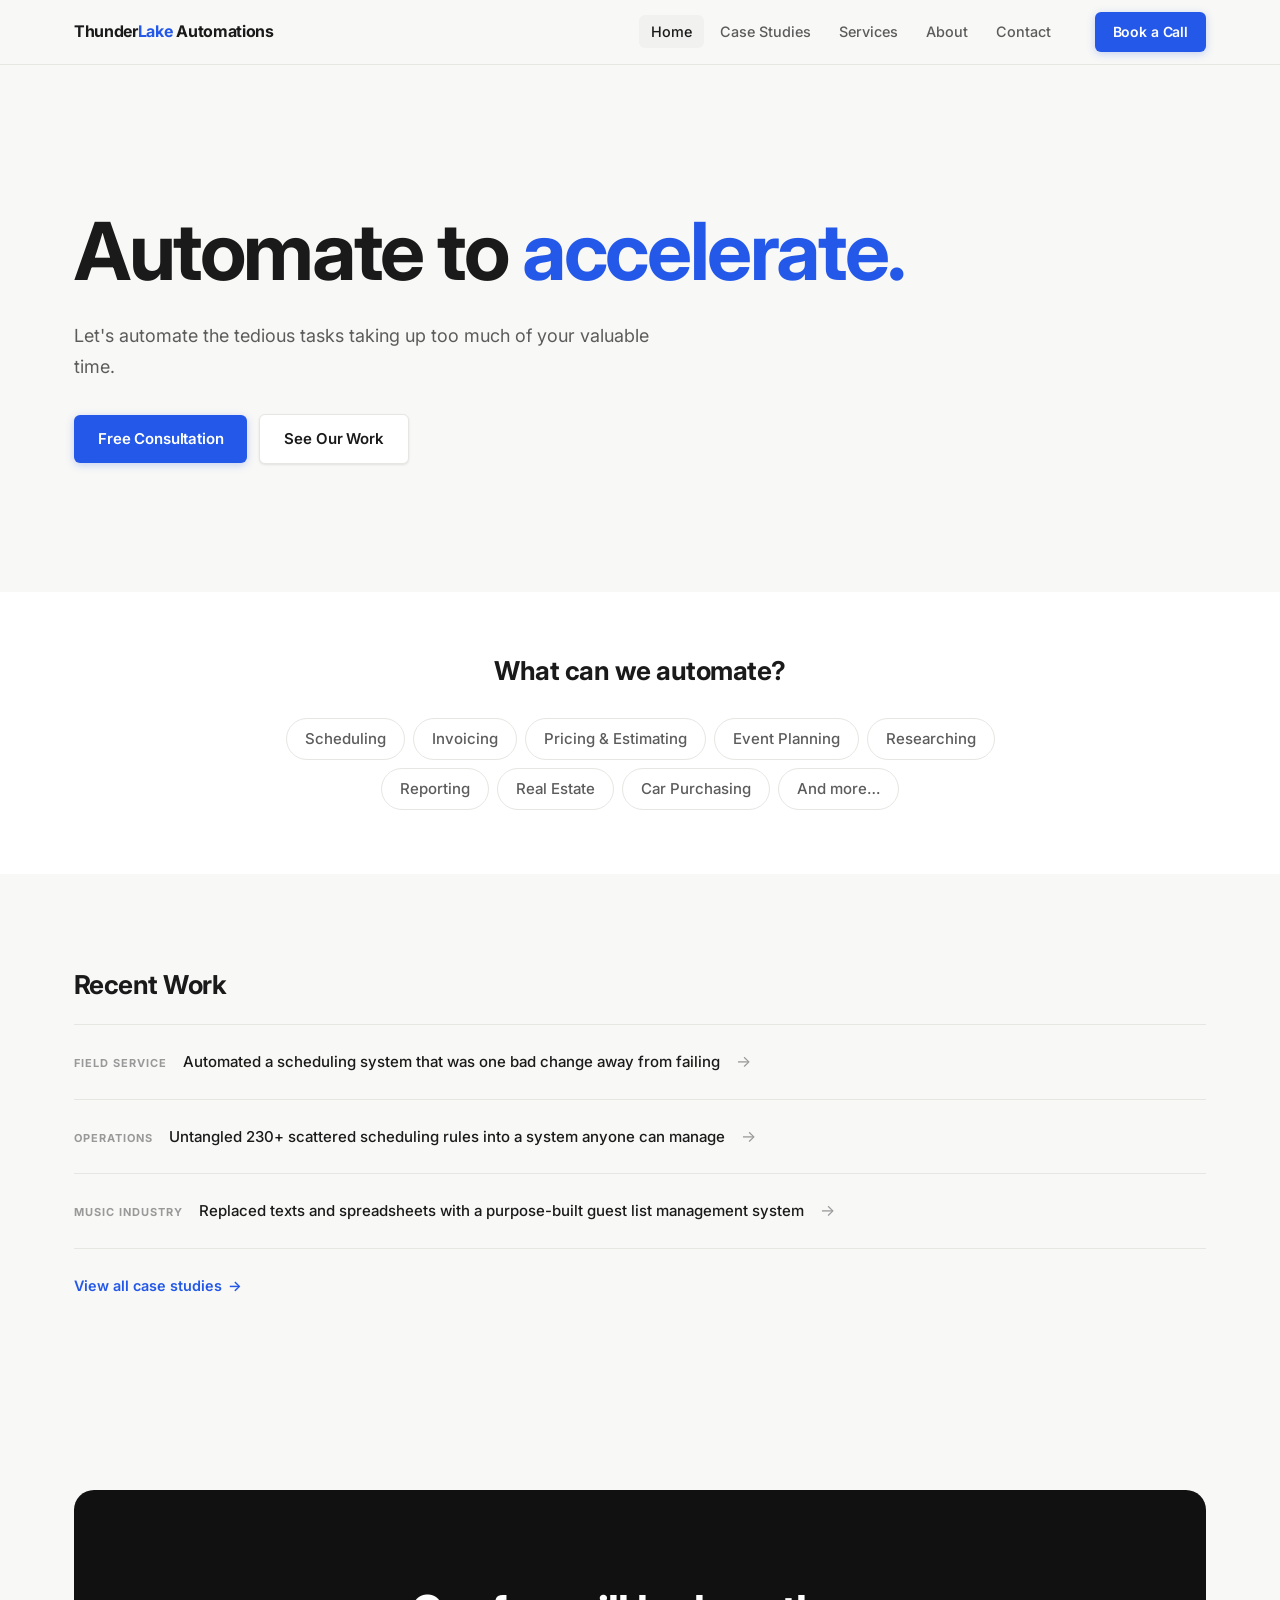
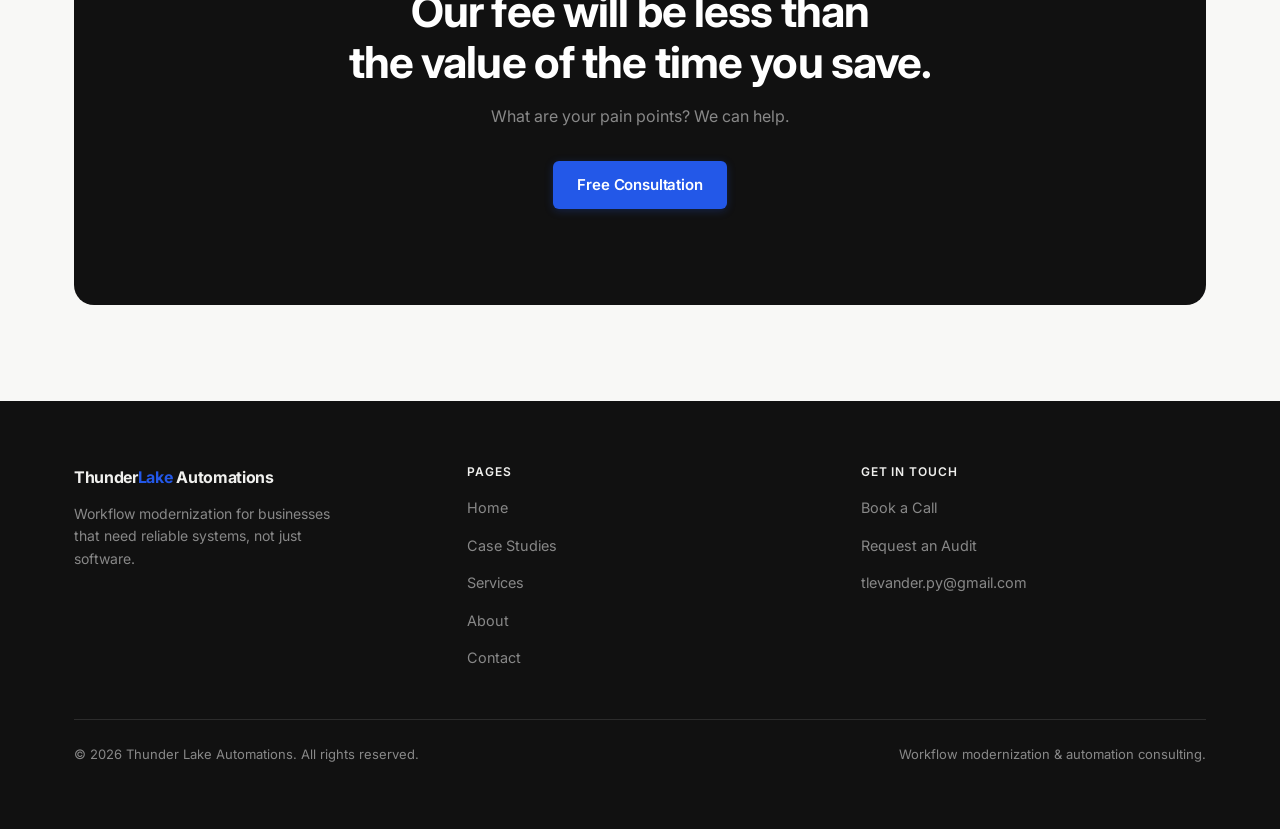
<file: index.html>
<!DOCTYPE html>
<html lang="en">
<head>
  <meta charset="UTF-8" />
  <meta name="viewport" content="width=device-width, initial-scale=1.0" />
  <title>Thunder Lake Automations — Business Automation</title>
  <meta name="description" content="We automate the tasks taking up too much of your time — so you can focus on running your business. Free consultation." />
  <link rel="preconnect" href="https://fonts.googleapis.com" />
  <link rel="preconnect" href="https://fonts.gstatic.com" crossorigin />
  <link href="https://fonts.googleapis.com/css2?family=Inter:wght@400;500;600;700&display=swap" rel="stylesheet" />
  <link rel="stylesheet" href="css/styles.css" />
</head>
<body>

  <div id="site-header"></div>

  <main id="main-content">

    <!-- ══ HERO ══════════════════════════════════════════════════════ -->
    <section class="hero" aria-labelledby="hero-heading">
      <div class="container">
        <h1 id="hero-heading" class="automate-hero">
          Automate to <span class="cycle-word" aria-live="polite">accelerate.</span>
        </h1>
        <p class="body-lg hero-sub">
          Let's automate the tedious tasks taking up too much of your valuable time.
        </p>
        <div class="hero-actions">
          <a href="contact.html" class="btn btn-primary">Free Consultation</a>
          <a href="case-studies.html" class="btn btn-secondary">See Our Work</a>
        </div>
      </div>
    </section>


    <!-- ══ WHAT WE AUTOMATE ══════════════════════════════════════════ -->
    <section class="section" aria-labelledby="automations-heading" style="background: var(--surface); padding-block: var(--space-8);">
      <div class="container-narrow text-center">
        <h2 id="automations-heading" class="heading-md">What can we automate?</h2>
        <div class="automation-pills" role="list">
          <span class="automation-pill" role="listitem">Scheduling</span>
          <span class="automation-pill" role="listitem">Invoicing</span>
          <span class="automation-pill" role="listitem">Pricing &amp; Estimating</span>
          <span class="automation-pill" role="listitem">Event Planning</span>
          <span class="automation-pill" role="listitem">Researching</span>
          <span class="automation-pill" role="listitem">Reporting</span>
          <span class="automation-pill" role="listitem">Real Estate</span>
          <span class="automation-pill" role="listitem">Car Purchasing</span>
          <span class="automation-pill" role="listitem">And more&hellip;</span>
        </div>
      </div>
    </section>


    <!-- ══ RECENT WORK ═══════════════════════════════════════════════ -->
    <section class="section" aria-labelledby="work-heading">
      <div class="container">

        <h2 id="work-heading" class="heading-md" style="margin-bottom: var(--space-5);">Recent Work</h2>

        <div class="work-list" role="list">

          <a href="case-studies.html" class="work-row" role="listitem">
            <span class="work-category">Field Service</span>
            <span class="work-desc">Automated a scheduling system that was one bad change away from failing</span>
            <span class="work-arrow" aria-hidden="true">→</span>
          </a>

          <a href="case-studies.html" class="work-row" role="listitem">
            <span class="work-category">Operations</span>
            <span class="work-desc">Untangled 230+ scattered scheduling rules into a system anyone can manage</span>
            <span class="work-arrow" aria-hidden="true">→</span>
          </a>

          <a href="case-studies.html" class="work-row" role="listitem">
            <span class="work-category">Music Industry</span>
            <span class="work-desc">Replaced texts and spreadsheets with a purpose-built guest list management system</span>
            <span class="work-arrow" aria-hidden="true">→</span>
          </a>

        </div>

        <div class="mt-5">
          <a href="case-studies.html" class="btn-ghost" style="font-size:.9rem; font-weight:600; color:var(--accent); display:inline-flex; align-items:center; gap:6px;">View all case studies</a>
        </div>

      </div>
    </section>


    <!-- ══ CTA ═══════════════════════════════════════════════════════ -->
    <section class="section" aria-labelledby="cta-heading">
      <div class="container">
        <div class="cta-banner">
          <h2 id="cta-heading" class="heading-lg">Our fee will be less than<br>the value of the time you save.</h2>
          <p>What are your pain points? We can help.</p>
          <div class="btn-actions">
            <a href="contact.html" class="btn btn-primary">Free Consultation</a>
          </div>
        </div>
      </div>
    </section>

  </main>

  <div id="site-footer"></div>

  <script src="js/components.js?v=4"></script>
  <script src="js/main.js?v=4"></script>
</body>
</html>
</file>
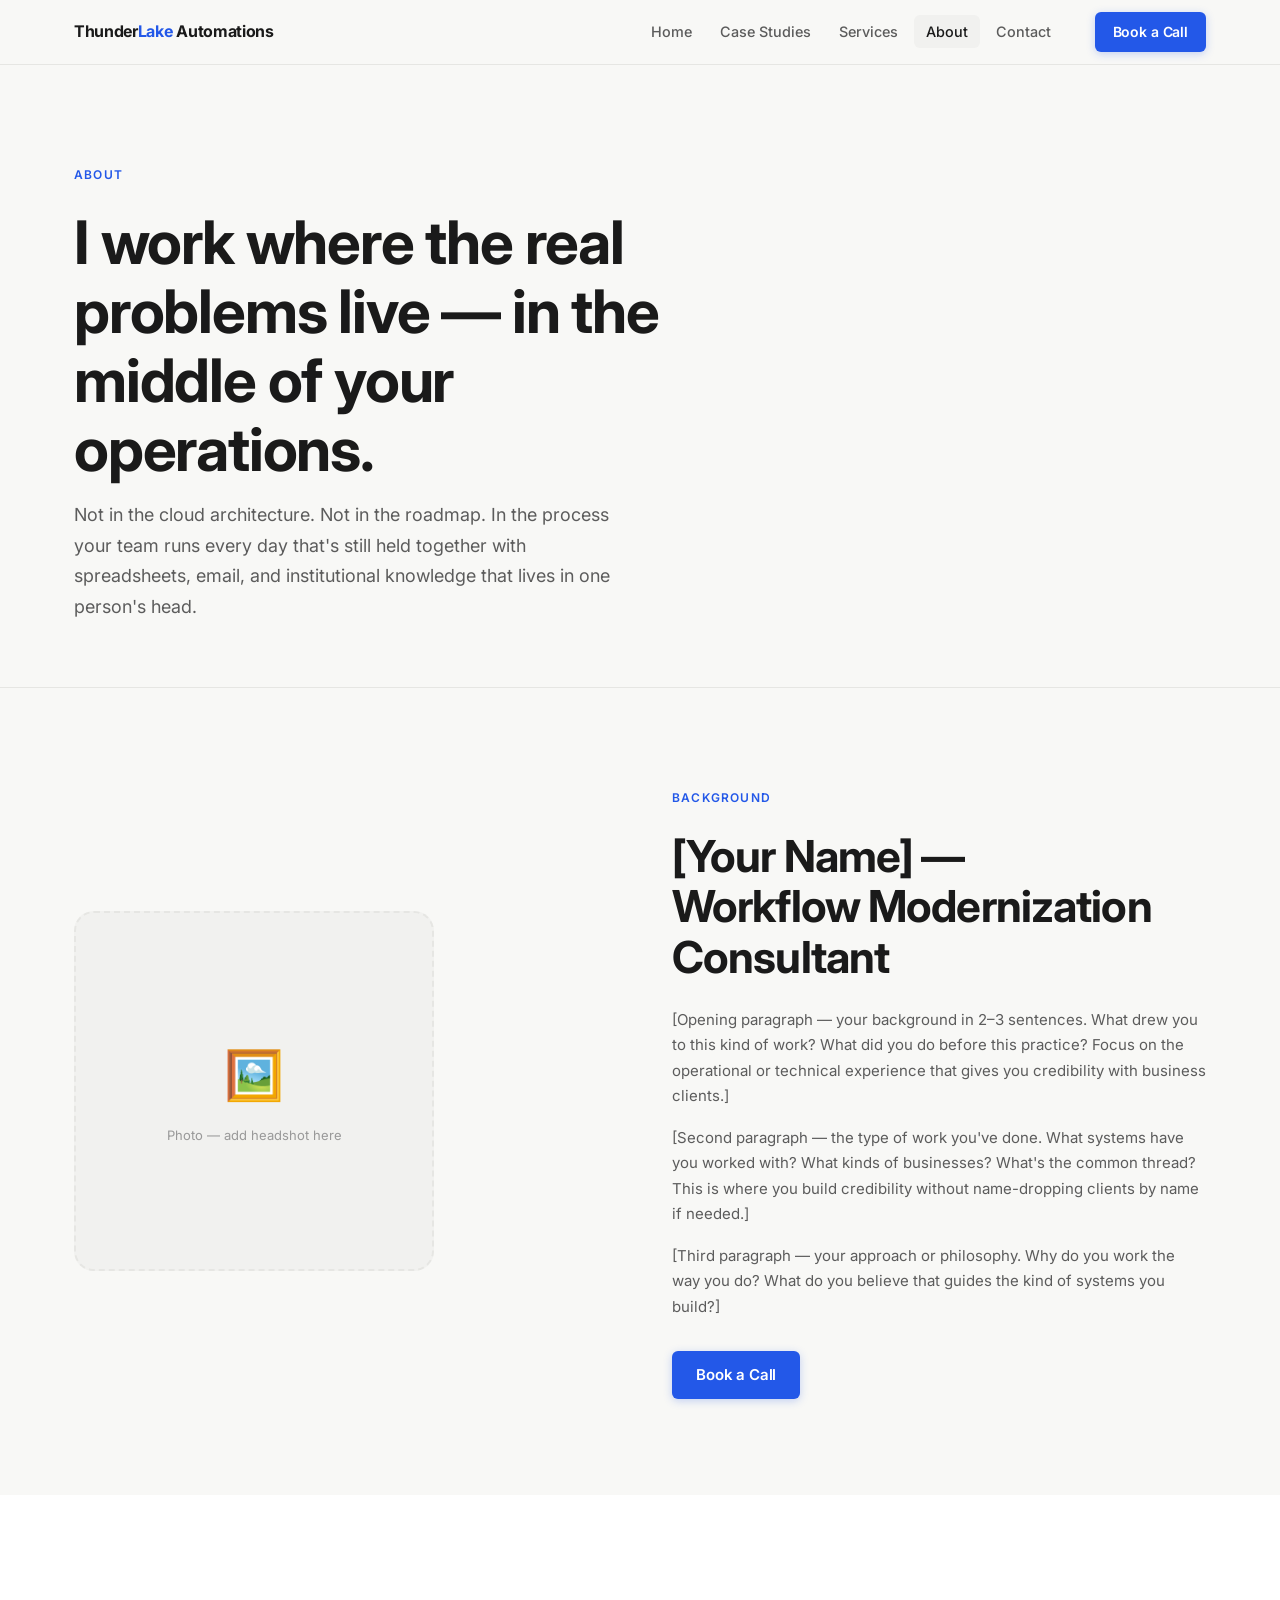
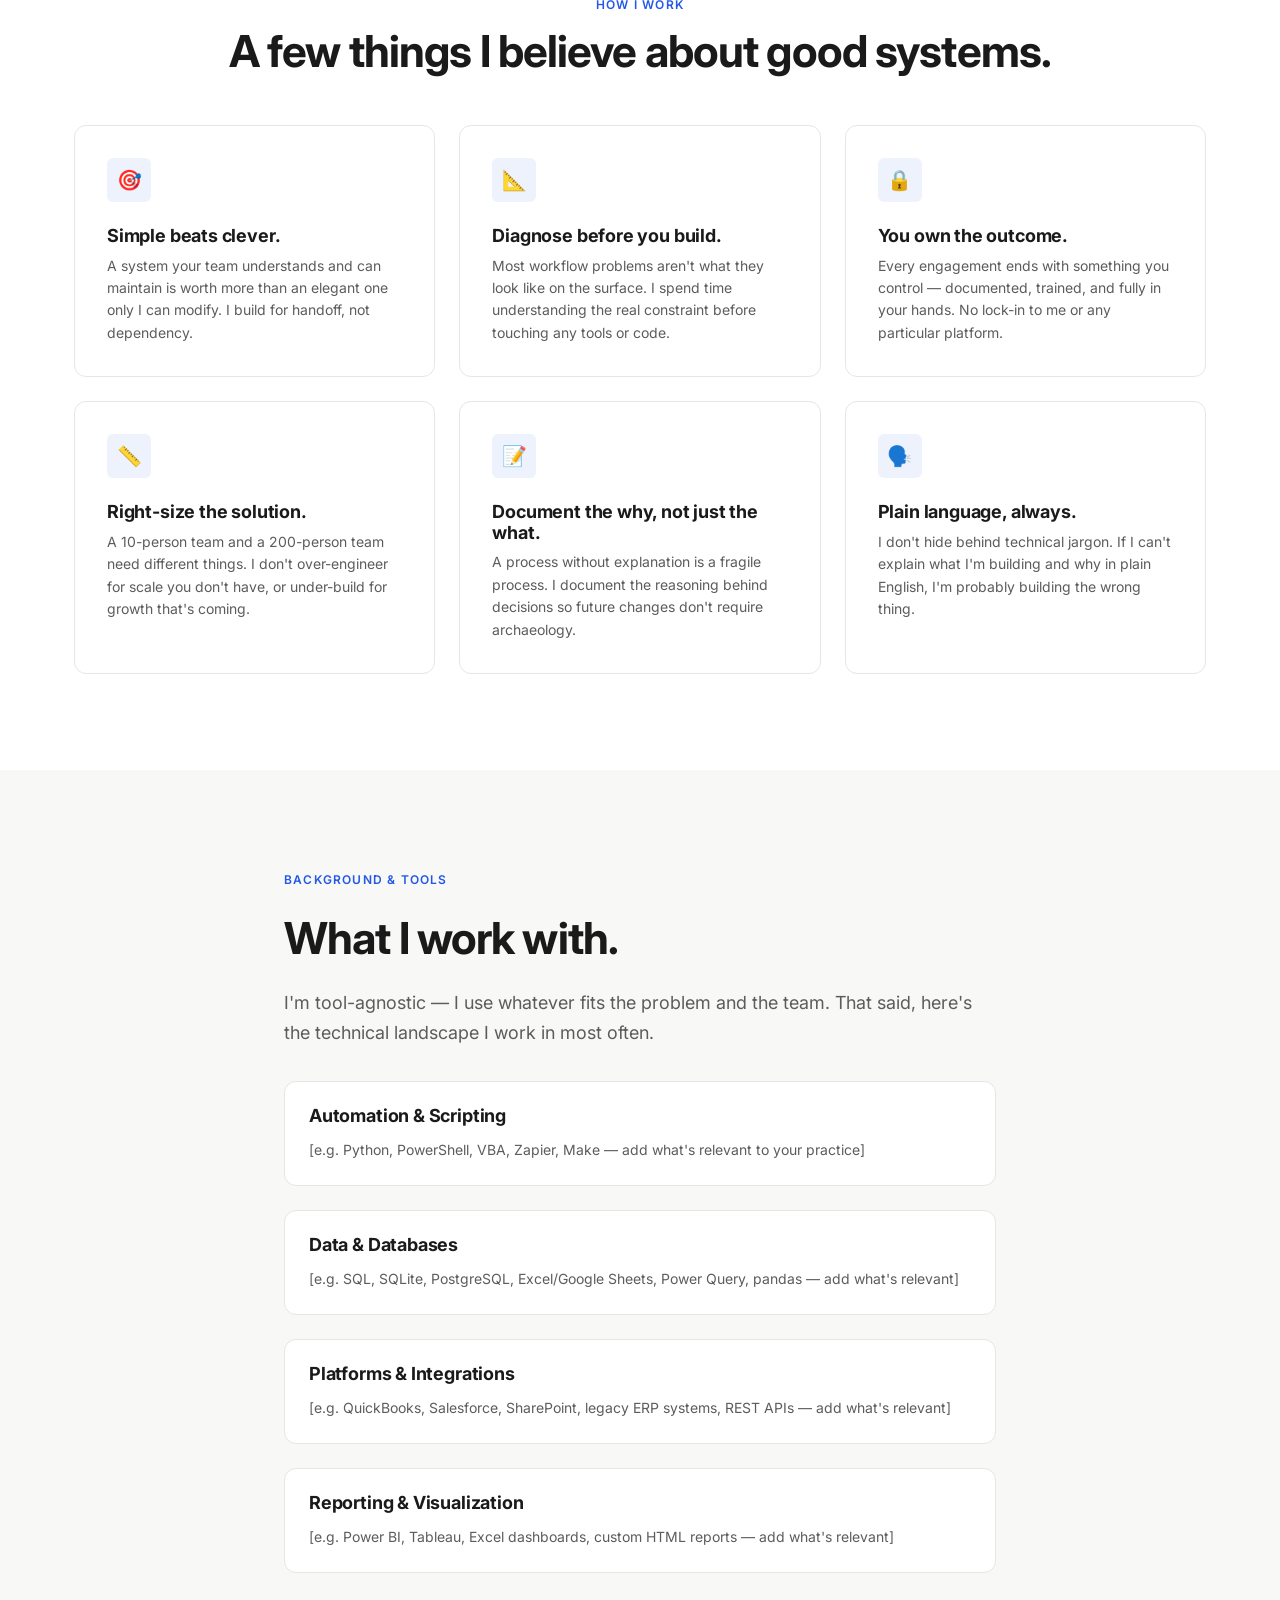
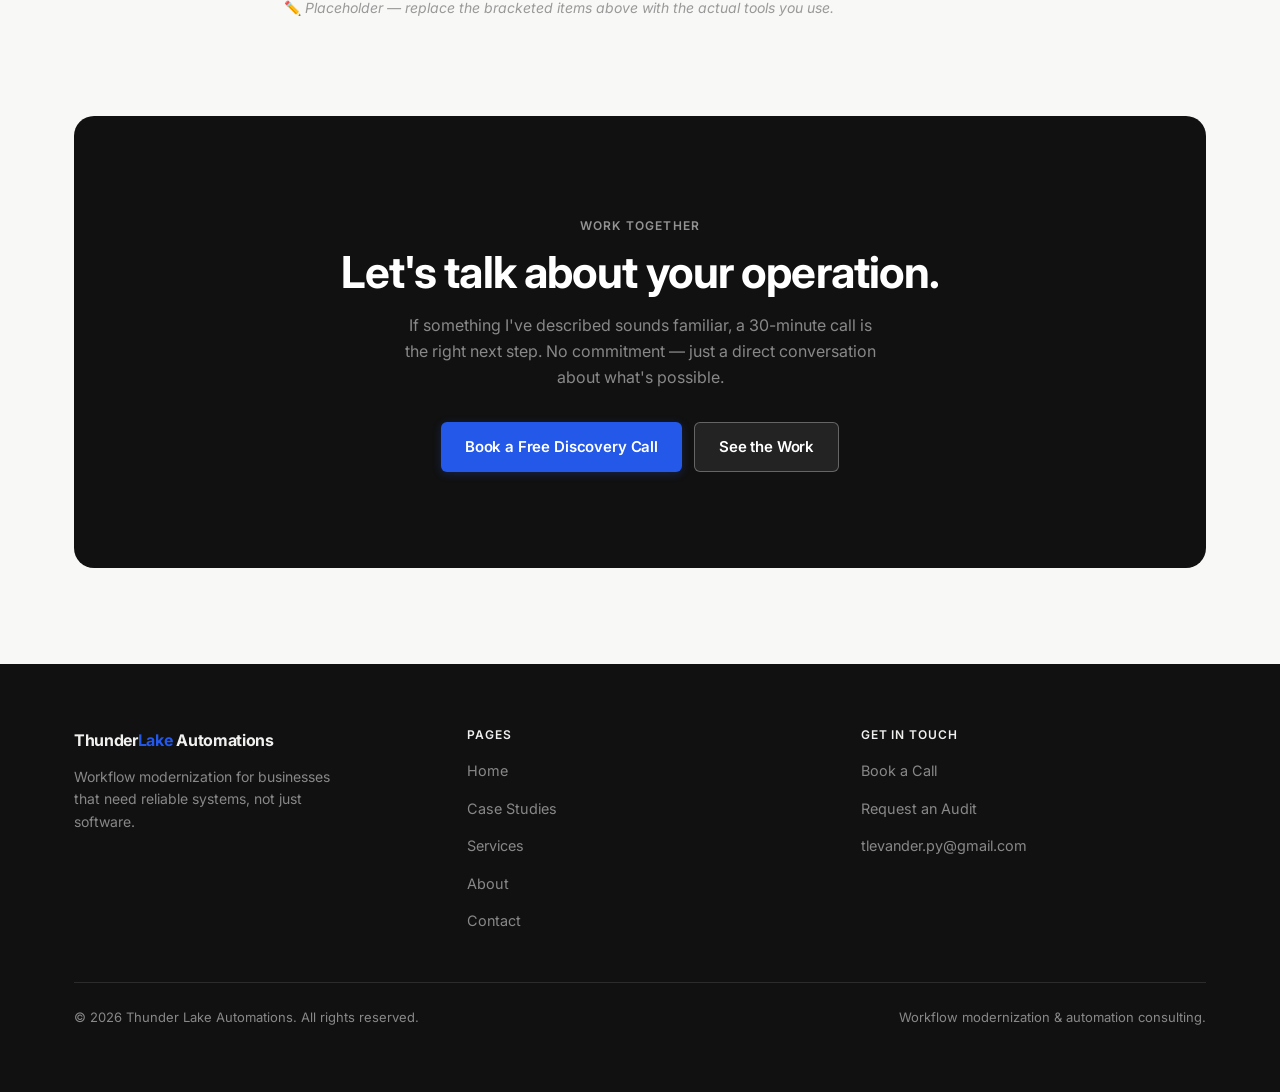
<file: about.html>
<!DOCTYPE html>
<html lang="en">
<head>
  <meta charset="UTF-8" />
  <meta name="viewport" content="width=device-width, initial-scale=1.0" />
  <title>About — Thunder Lake Automations</title>
  <meta name="description" content="The background, approach, and values behind Thunder Lake Automations — workflow modernization for growing businesses." />
  <link rel="preconnect" href="https://fonts.googleapis.com" />
  <link rel="preconnect" href="https://fonts.gstatic.com" crossorigin />
  <link href="https://fonts.googleapis.com/css2?family=Inter:wght@400;500;600;700&display=swap" rel="stylesheet" />
  <link rel="stylesheet" href="css/styles.css" />
</head>
<body>

  <div id="site-header"></div>

  <main id="main-content">

    <!-- ══ PAGE HERO ═════════════════════════════════════════════════ -->
    <section class="page-hero" aria-labelledby="page-heading">
      <div class="container">
        <span class="eyebrow">About</span>
        <h1 id="page-heading" class="heading-xl" style="margin-top: var(--space-3); margin-bottom: var(--space-4); max-width: 680px;">
          I work where the real problems live — in the middle of your operations.
        </h1>
        <p class="body-lg" style="max-width: 560px;">
          Not in the cloud architecture. Not in the roadmap. In the process
          your team runs every day that's still held together with spreadsheets, email,
          and institutional knowledge that lives in one person's head.
        </p>
      </div>
    </section>


    <!-- ══ INTRO / BIO ══════════════════════════════════════════════ -->
    <section class="section" aria-labelledby="bio-heading">
      <div class="container">
        <div class="about-intro">

          <!-- Photo placeholder -->
          <div class="avatar-placeholder" aria-label="Photo placeholder">
            <div style="text-align: center; padding: var(--space-5);">
              <div style="font-size: 3rem; margin-bottom: var(--space-3);">🖼️</div>
              <p style="font-size: .8125rem; color: var(--text-light);">Photo — add headshot here</p>
            </div>
          </div>

          <!-- Bio text -->
          <div>
            <span class="eyebrow">Background</span>
            <h2 id="bio-heading" class="heading-lg" style="margin: var(--space-3) 0 var(--space-5);">
              [Your Name] — <br>Workflow Modernization Consultant
            </h2>

            <div style="display: flex; flex-direction: column; gap: var(--space-4); color: var(--text-muted); font-size: .9375rem; line-height: 1.7;">
              <p>
                [Opening paragraph — your background in 2–3 sentences. What drew you to this kind of work?
                What did you do before this practice? Focus on the operational or technical experience that
                gives you credibility with business clients.]
              </p>
              <p>
                [Second paragraph — the type of work you've done. What systems have you worked with?
                What kinds of businesses? What's the common thread? This is where you build credibility
                without name-dropping clients by name if needed.]
              </p>
              <p>
                [Third paragraph — your approach or philosophy. Why do you work the way you do?
                What do you believe that guides the kind of systems you build?]
              </p>
            </div>

            <div style="margin-top: var(--space-6);">
              <a href="contact.html" class="btn btn-primary">Book a Call</a>
            </div>
          </div>

        </div>
      </div>
    </section>


    <!-- ══ VALUES / APPROACH ════════════════════════════════════════ -->
    <section class="section" aria-labelledby="values-heading" style="background: var(--surface);">
      <div class="container">
        <div class="section-header section-header--center">
          <span class="eyebrow">How I Work</span>
          <h2 id="values-heading" class="heading-lg">A few things I believe about good systems.</h2>
        </div>

        <div class="grid-3" style="margin-top: var(--space-7);">

          <div class="card">
            <div class="card-icon" aria-hidden="true">🎯</div>
            <h3 class="heading-sm">Simple beats clever.</h3>
            <p class="body-sm mt-2">
              A system your team understands and can maintain is worth more than an elegant one
              only I can modify. I build for handoff, not dependency.
            </p>
          </div>

          <div class="card">
            <div class="card-icon" aria-hidden="true">📐</div>
            <h3 class="heading-sm">Diagnose before you build.</h3>
            <p class="body-sm mt-2">
              Most workflow problems aren't what they look like on the surface.
              I spend time understanding the real constraint before touching any tools or code.
            </p>
          </div>

          <div class="card">
            <div class="card-icon" aria-hidden="true">🔒</div>
            <h3 class="heading-sm">You own the outcome.</h3>
            <p class="body-sm mt-2">
              Every engagement ends with something you control — documented, trained, and
              fully in your hands. No lock-in to me or any particular platform.
            </p>
          </div>

          <div class="card">
            <div class="card-icon" aria-hidden="true">📏</div>
            <h3 class="heading-sm">Right-size the solution.</h3>
            <p class="body-sm mt-2">
              A 10-person team and a 200-person team need different things. I don't
              over-engineer for scale you don't have, or under-build for growth that's coming.
            </p>
          </div>

          <div class="card">
            <div class="card-icon" aria-hidden="true">📝</div>
            <h3 class="heading-sm">Document the why, not just the what.</h3>
            <p class="body-sm mt-2">
              A process without explanation is a fragile process. I document the reasoning
              behind decisions so future changes don't require archaeology.
            </p>
          </div>

          <div class="card">
            <div class="card-icon" aria-hidden="true">🗣️</div>
            <h3 class="heading-sm">Plain language, always.</h3>
            <p class="body-sm mt-2">
              I don't hide behind technical jargon. If I can't explain what I'm building
              and why in plain English, I'm probably building the wrong thing.
            </p>
          </div>

        </div>
      </div>
    </section>


    <!-- ══ BACKGROUND / SKILLS ══════════════════════════════════════ -->
    <section class="section" aria-labelledby="skills-heading">
      <div class="container-narrow">
        <span class="eyebrow">Background &amp; Tools</span>
        <h2 id="skills-heading" class="heading-lg" style="margin: var(--space-3) 0 var(--space-5);">
          What I work with.
        </h2>
        <p class="body-lg" style="margin-bottom: var(--space-6);">
          I'm tool-agnostic — I use whatever fits the problem and the team.
          That said, here's the technical landscape I work in most often.
        </p>

        <div style="display: grid; gap: var(--space-5);">

          <div style="padding: var(--space-5); background: var(--surface); border: 1px solid var(--border); border-radius: var(--radius-lg);">
            <h3 class="heading-sm" style="margin-bottom: var(--space-3);">Automation &amp; Scripting</h3>
            <p class="body-sm">[e.g. Python, PowerShell, VBA, Zapier, Make — add what's relevant to your practice]</p>
          </div>

          <div style="padding: var(--space-5); background: var(--surface); border: 1px solid var(--border); border-radius: var(--radius-lg);">
            <h3 class="heading-sm" style="margin-bottom: var(--space-3);">Data &amp; Databases</h3>
            <p class="body-sm">[e.g. SQL, SQLite, PostgreSQL, Excel/Google Sheets, Power Query, pandas — add what's relevant]</p>
          </div>

          <div style="padding: var(--space-5); background: var(--surface); border: 1px solid var(--border); border-radius: var(--radius-lg);">
            <h3 class="heading-sm" style="margin-bottom: var(--space-3);">Platforms &amp; Integrations</h3>
            <p class="body-sm">[e.g. QuickBooks, Salesforce, SharePoint, legacy ERP systems, REST APIs — add what's relevant]</p>
          </div>

          <div style="padding: var(--space-5); background: var(--surface); border: 1px solid var(--border); border-radius: var(--radius-lg);">
            <h3 class="heading-sm" style="margin-bottom: var(--space-3);">Reporting &amp; Visualization</h3>
            <p class="body-sm">[e.g. Power BI, Tableau, Excel dashboards, custom HTML reports — add what's relevant]</p>
          </div>

        </div>

        <p style="margin-top: var(--space-5); font-size: .875rem; color: var(--text-light);">
          ✏️ <em>Placeholder — replace the bracketed items above with the actual tools you use.</em>
        </p>
      </div>
    </section>


    <!-- ══ CTA ═══════════════════════════════════════════════════════ -->
    <section class="section" aria-labelledby="about-cta-heading" style="padding-top: 0;">
      <div class="container">
        <div class="cta-banner">
          <span class="eyebrow eyebrow--light">Work Together</span>
          <h2 id="about-cta-heading" class="heading-lg">Let's talk about your operation.</h2>
          <p>If something I've described sounds familiar, a 30-minute call is the right next step. No commitment — just a direct conversation about what's possible.</p>
          <div class="btn-actions">
            <a href="contact.html" class="btn btn-primary">Book a Free Discovery Call</a>
            <a href="case-studies.html" class="btn btn-outline-light">See the Work</a>
          </div>
        </div>
      </div>
    </section>

  </main>

  <div id="site-footer"></div>

  <script src="js/components.js?v=4"></script>
  <script src="js/main.js?v=4"></script>
</body>
</html>
</file>
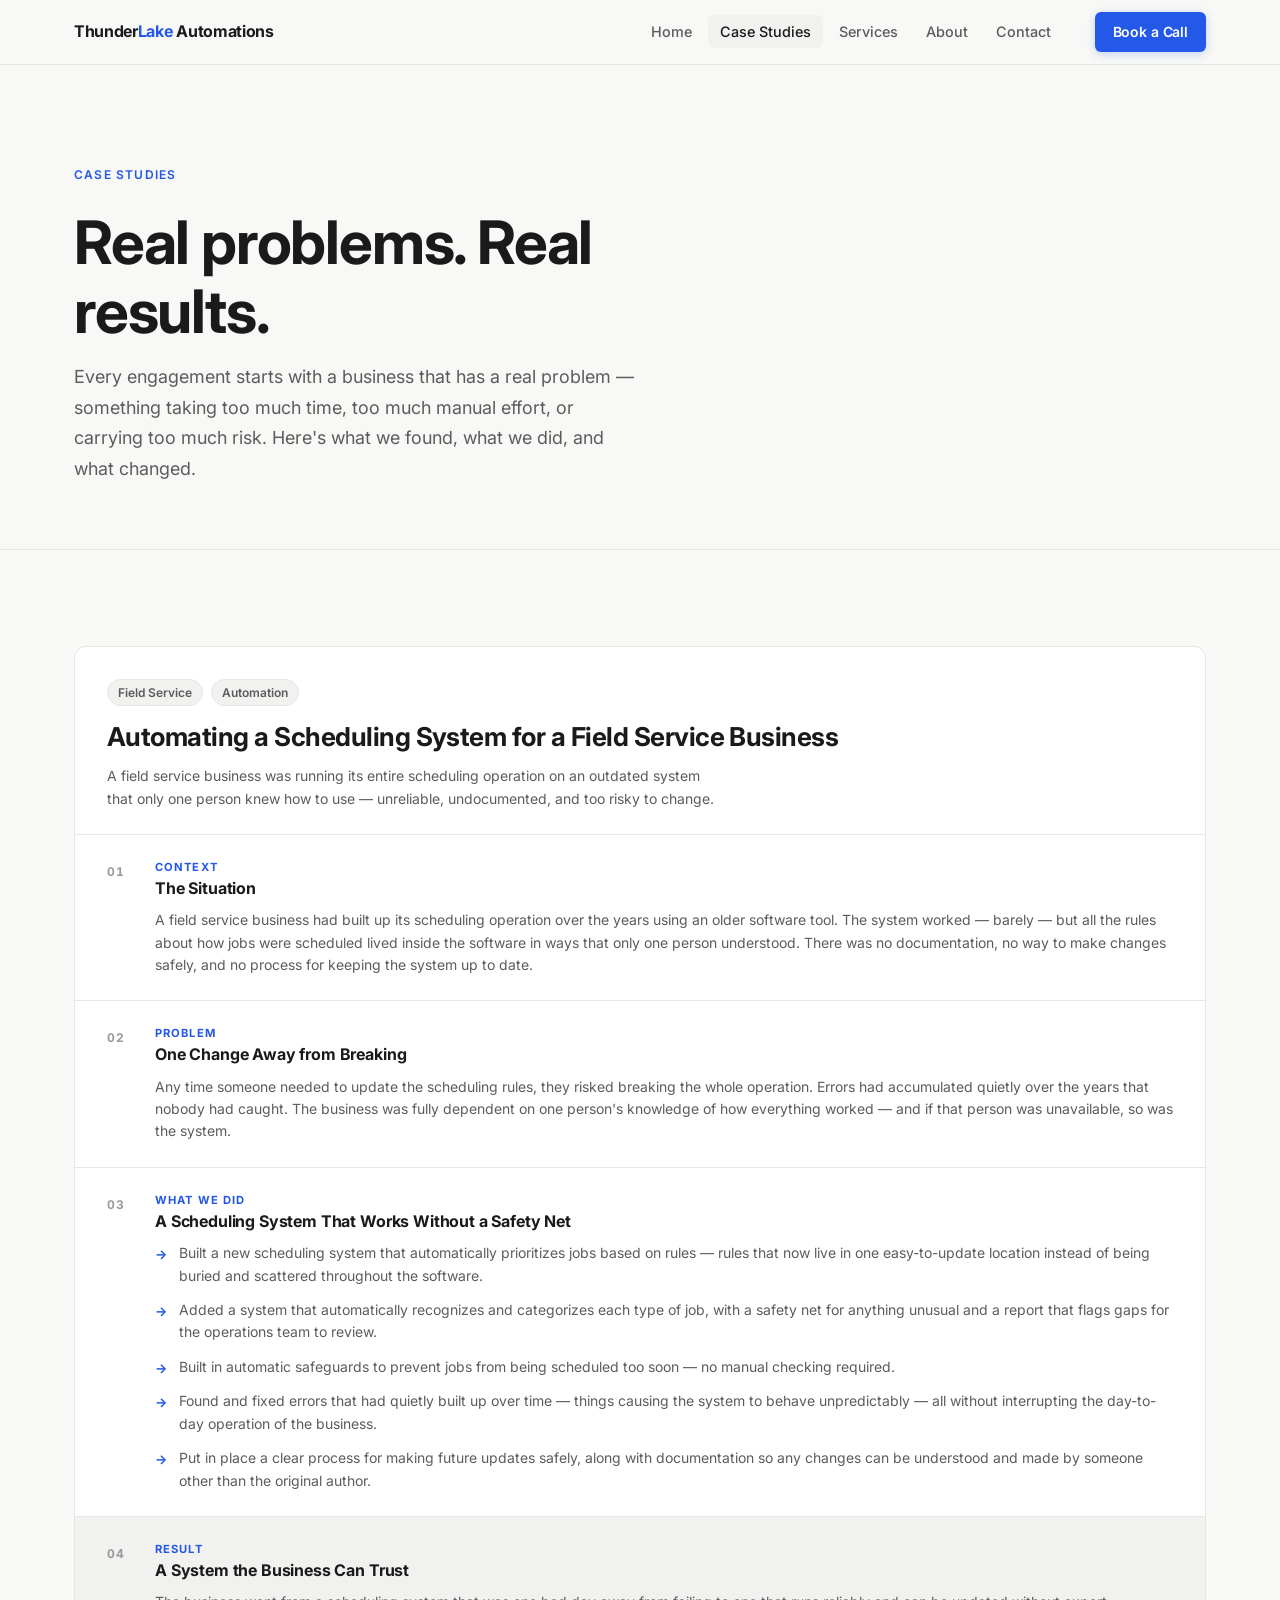
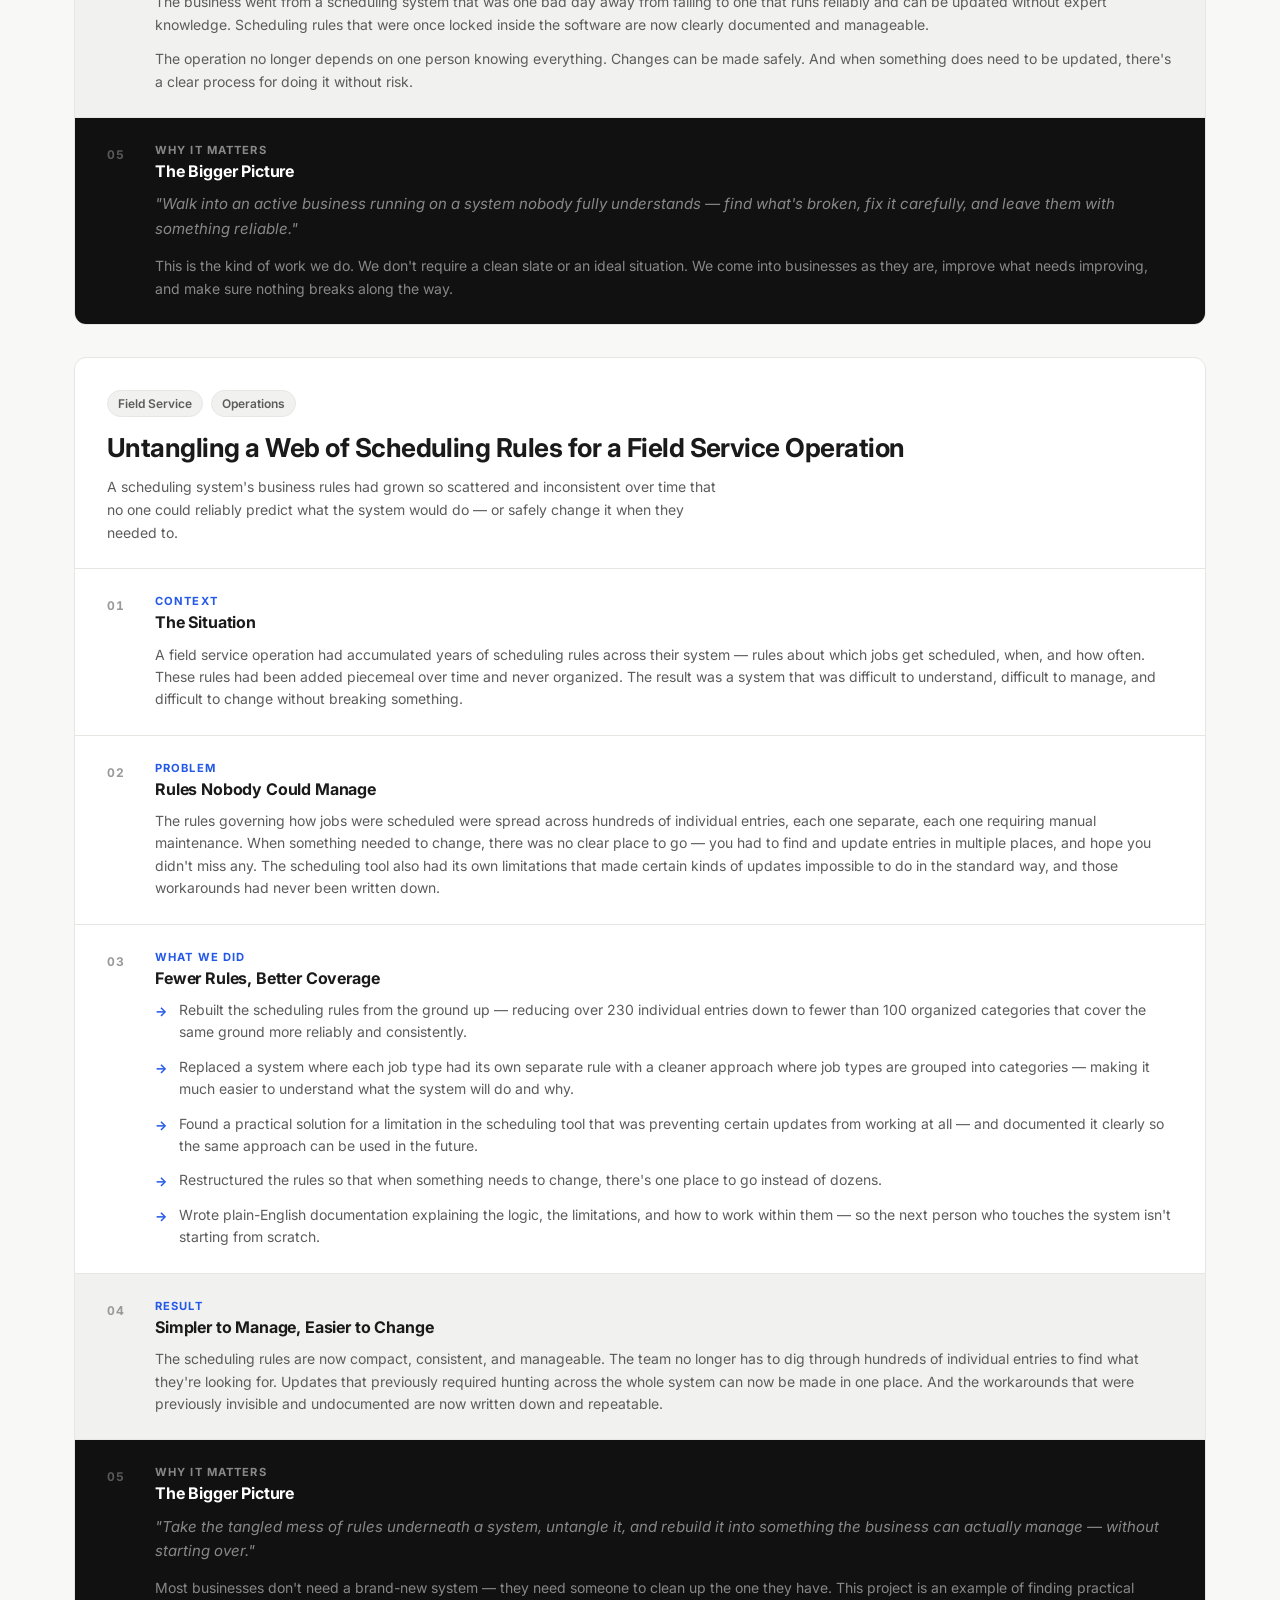
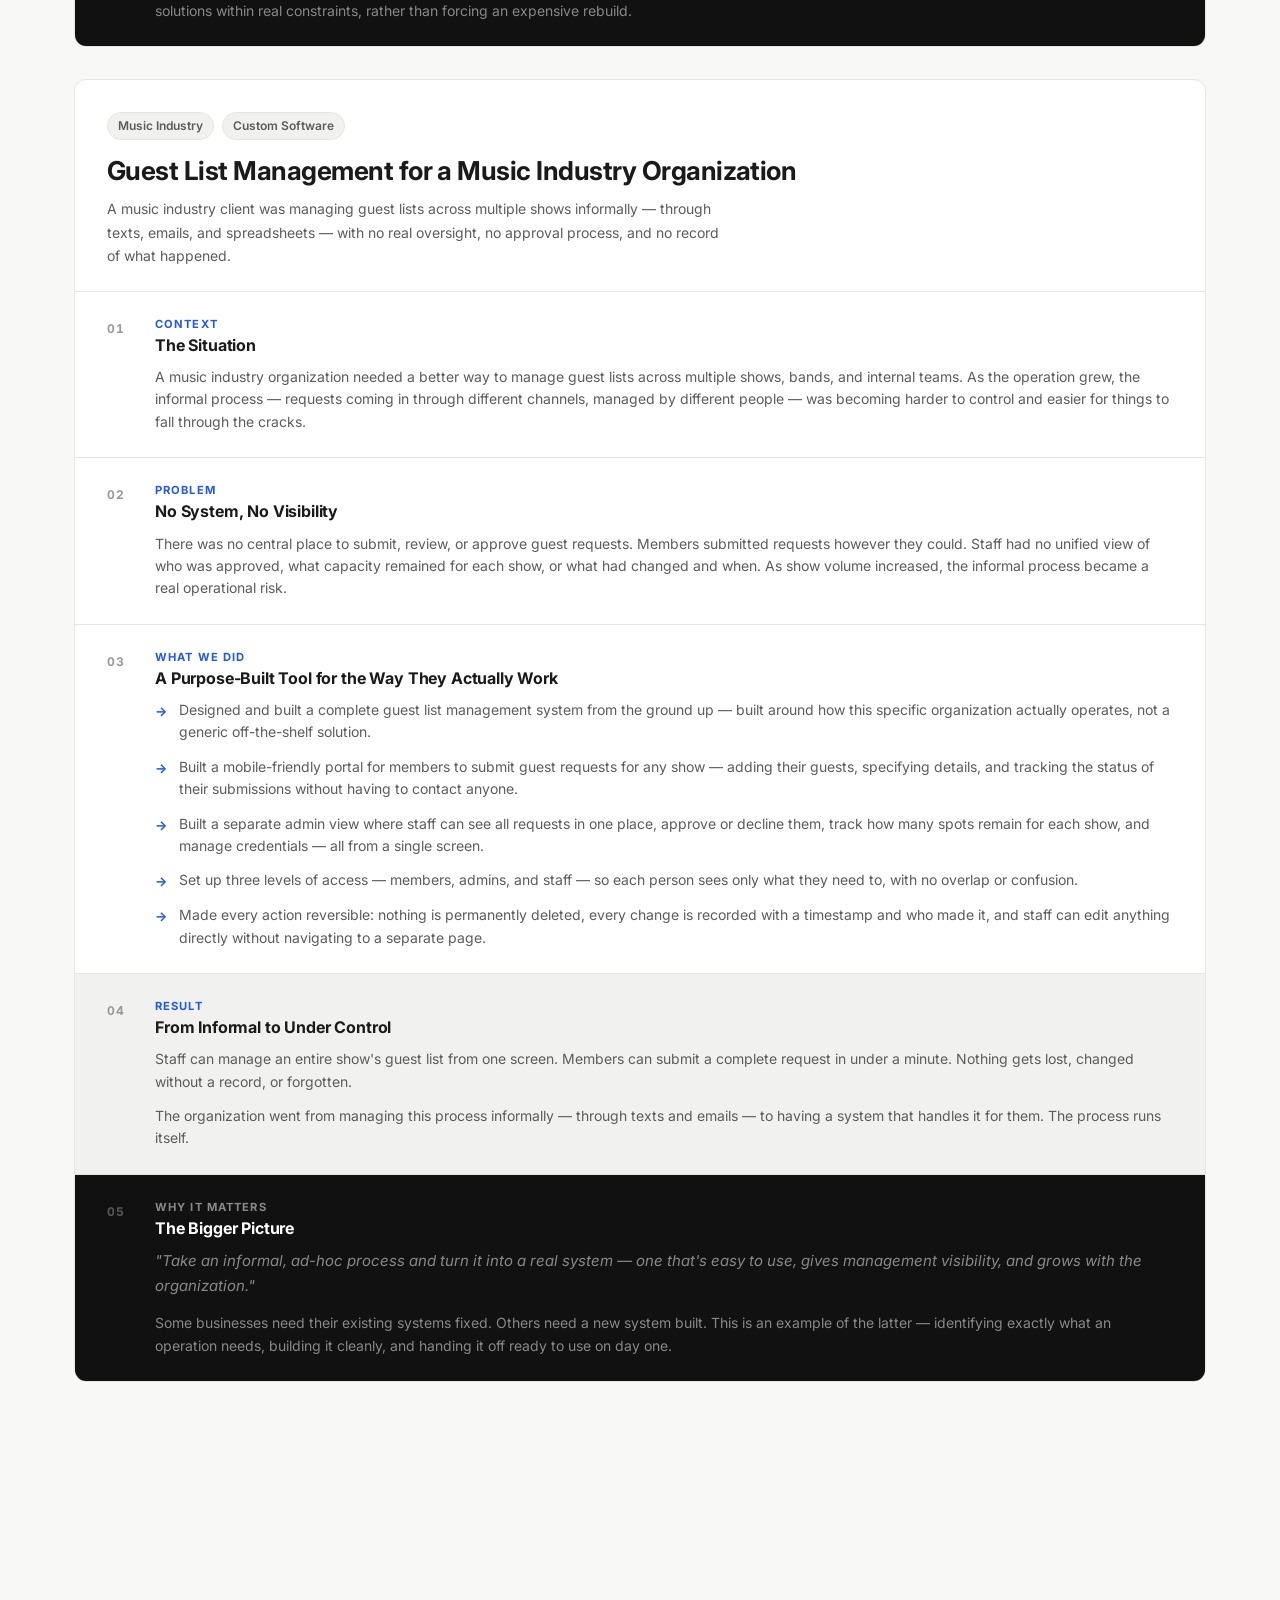
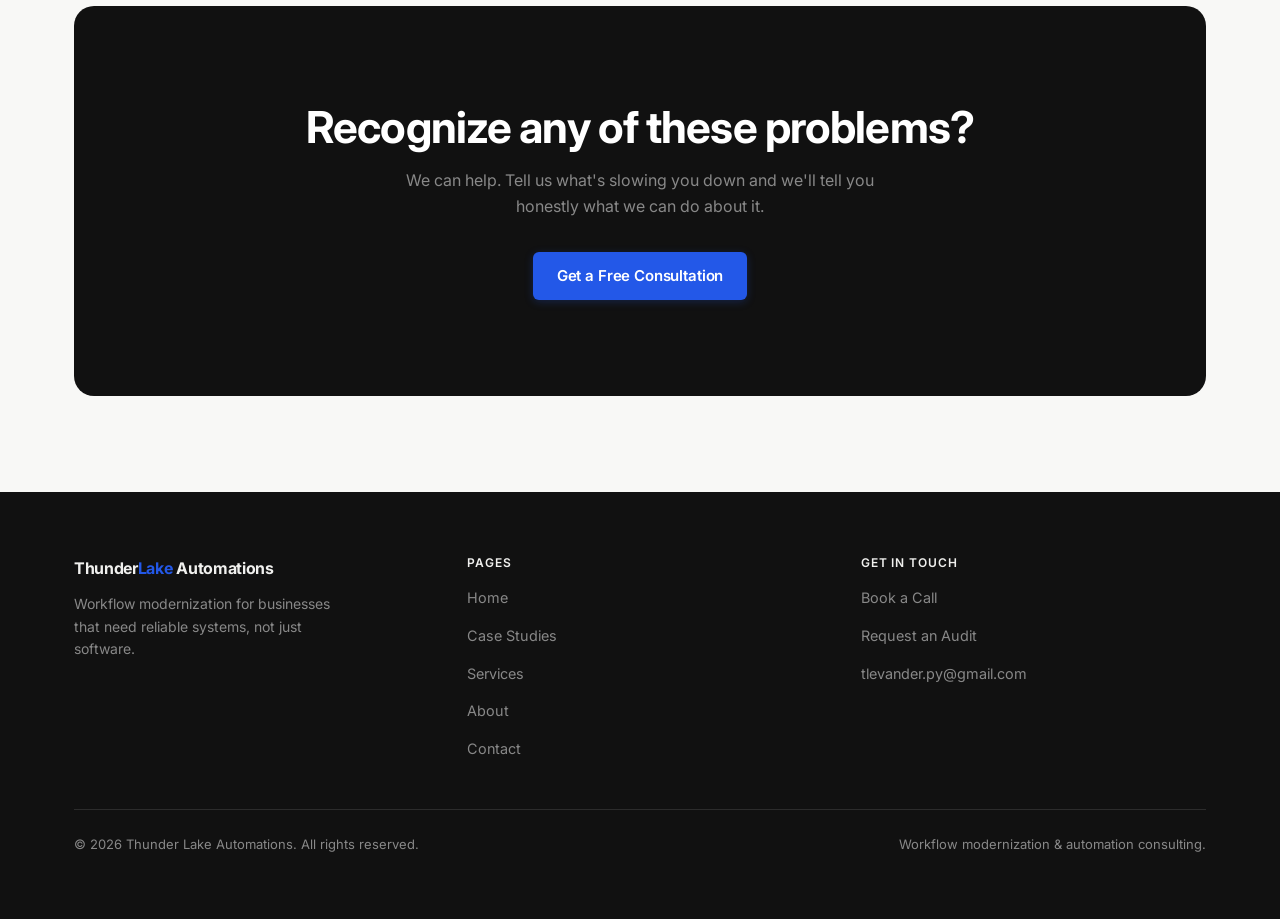
<file: case-studies.html>
<!DOCTYPE html>
<html lang="en">
<head>
  <meta charset="UTF-8" />
  <meta name="viewport" content="width=device-width, initial-scale=1.0" />
  <title>Case Studies — Thunder Lake Automations</title>
  <meta name="description" content="Real business automation projects — the problems, what we did, and what changed." />
  <link rel="preconnect" href="https://fonts.googleapis.com" />
  <link rel="preconnect" href="https://fonts.gstatic.com" crossorigin />
  <link href="https://fonts.googleapis.com/css2?family=Inter:wght@400;500;600;700&display=swap" rel="stylesheet" />
  <link rel="stylesheet" href="css/styles.css" />
</head>
<body>

  <div id="site-header"></div>

  <main id="main-content">

    <!-- ══ PAGE HERO ═════════════════════════════════════════════════ -->
    <section class="page-hero" aria-labelledby="page-heading">
      <div class="container">
        <span class="eyebrow">Case Studies</span>
        <h1 id="page-heading" class="heading-xl" style="margin-top: var(--space-3); margin-bottom: var(--space-4); max-width: 680px;">
          Real problems. Real results.
        </h1>
        <p class="body-lg" style="max-width: 560px;">
          Every engagement starts with a business that has a real problem —
          something taking too much time, too much manual effort, or carrying too much risk.
          Here's what we found, what we did, and what changed.
        </p>
      </div>
    </section>


    <!-- ══ CASE STUDY LIST ══════════════════════════════════════════ -->
    <section class="section" aria-label="Case study list">
      <div class="container">


        <!-- ── Case Study 1 — Field Service Scheduling ──────────── -->
        <article class="cs-full" style="background: var(--surface); border: 1px solid var(--border); border-radius: var(--radius-lg); overflow: hidden; margin-bottom: var(--space-6);" aria-labelledby="cs1-title">

          <div style="padding: var(--space-6) var(--space-6) var(--space-5);">
            <div style="display: flex; flex-wrap: wrap; gap: var(--space-2); margin-bottom: var(--space-4);">
              <span class="tag">Field Service</span>
              <span class="tag">Automation</span>
            </div>
            <h2 id="cs1-title" class="heading-md" style="margin-bottom: var(--space-3);">
              Automating a Scheduling System for a Field Service Business
            </h2>
            <p class="body-sm" style="color: var(--text-muted); max-width: 620px; line-height: 1.65;">
              A field service business was running its entire scheduling operation on an outdated system
              that only one person knew how to use — unreliable, undocumented, and too risky to change.
            </p>
          </div>

          <div style="border-top: 1px solid var(--border);">

            <div class="cs-section">
              <div class="cs-section-inner">
                <span class="cs-section-num">01</span>
                <div class="cs-section-body">
                  <p class="cs-section-label">Context</p>
                  <h3 class="cs-section-title">The Situation</h3>
                  <p class="body-sm">
                    A field service business had built up its scheduling operation over the years using an older software tool.
                    The system worked — barely — but all the rules about how jobs were scheduled lived inside the software in ways
                    that only one person understood. There was no documentation, no way to make changes safely, and no process
                    for keeping the system up to date.
                  </p>
                </div>
              </div>
            </div>

            <div class="cs-section">
              <div class="cs-section-inner">
                <span class="cs-section-num">02</span>
                <div class="cs-section-body">
                  <p class="cs-section-label">Problem</p>
                  <h3 class="cs-section-title">One Change Away from Breaking</h3>
                  <p class="body-sm">
                    Any time someone needed to update the scheduling rules, they risked breaking the whole operation.
                    Errors had accumulated quietly over the years that nobody had caught. The business was fully dependent
                    on one person's knowledge of how everything worked — and if that person was unavailable, so was the system.
                  </p>
                </div>
              </div>
            </div>

            <div class="cs-section">
              <div class="cs-section-inner">
                <span class="cs-section-num">03</span>
                <div class="cs-section-body">
                  <p class="cs-section-label">What We Did</p>
                  <h3 class="cs-section-title">A Scheduling System That Works Without a Safety Net</h3>
                  <ul class="cs-what-list">
                    <li>Built a new scheduling system that automatically prioritizes jobs based on rules — rules that now live in one easy-to-update location instead of being buried and scattered throughout the software.</li>
                    <li>Added a system that automatically recognizes and categorizes each type of job, with a safety net for anything unusual and a report that flags gaps for the operations team to review.</li>
                    <li>Built in automatic safeguards to prevent jobs from being scheduled too soon — no manual checking required.</li>
                    <li>Found and fixed errors that had quietly built up over time — things causing the system to behave unpredictably — all without interrupting the day-to-day operation of the business.</li>
                    <li>Put in place a clear process for making future updates safely, along with documentation so any changes can be understood and made by someone other than the original author.</li>
                  </ul>
                </div>
              </div>
            </div>

            <div class="cs-section cs-section--alt">
              <div class="cs-section-inner">
                <span class="cs-section-num">04</span>
                <div class="cs-section-body">
                  <p class="cs-section-label">Result</p>
                  <h3 class="cs-section-title">A System the Business Can Trust</h3>
                  <p class="body-sm" style="margin-bottom: var(--space-3);">
                    The business went from a scheduling system that was one bad day away from failing to one that runs
                    reliably and can be updated without expert knowledge. Scheduling rules that were once locked inside
                    the software are now clearly documented and manageable.
                  </p>
                  <p class="body-sm">
                    The operation no longer depends on one person knowing everything. Changes can be made safely.
                    And when something does need to be updated, there's a clear process for doing it without risk.
                  </p>
                </div>
              </div>
            </div>

            <div class="cs-section cs-section--dark">
              <div class="cs-section-inner">
                <span class="cs-section-num cs-section-num--light">05</span>
                <div class="cs-section-body">
                  <p class="cs-section-label cs-section-label--light">Why It Matters</p>
                  <h3 class="cs-section-title cs-section-title--light">The Bigger Picture</h3>
                  <p style="font-size: .9375rem; color: var(--dark-muted); line-height: 1.65; font-style: italic; margin-bottom: var(--space-3);">
                    "Walk into an active business running on a system nobody fully understands — find what's broken, fix it carefully, and leave them with something reliable."
                  </p>
                  <p style="font-size: .875rem; color: var(--dark-muted); line-height: 1.65;">
                    This is the kind of work we do. We don't require a clean slate or an ideal situation.
                    We come into businesses as they are, improve what needs improving, and make sure nothing breaks along the way.
                  </p>
                </div>
              </div>
            </div>

          </div>
        </article>


        <!-- ── Case Study 2 — Scheduling Rules Cleanup ──────────── -->
        <article class="cs-full" style="background: var(--surface); border: 1px solid var(--border); border-radius: var(--radius-lg); overflow: hidden; margin-bottom: var(--space-6);" aria-labelledby="cs2-title">

          <div style="padding: var(--space-6) var(--space-6) var(--space-5);">
            <div style="display: flex; flex-wrap: wrap; gap: var(--space-2); margin-bottom: var(--space-4);">
              <span class="tag">Field Service</span>
              <span class="tag">Operations</span>
            </div>
            <h2 id="cs2-title" class="heading-md" style="margin-bottom: var(--space-3);">
              Untangling a Web of Scheduling Rules for a Field Service Operation
            </h2>
            <p class="body-sm" style="color: var(--text-muted); max-width: 620px; line-height: 1.65;">
              A scheduling system's business rules had grown so scattered and inconsistent over time that
              no one could reliably predict what the system would do — or safely change it when they needed to.
            </p>
          </div>

          <div style="border-top: 1px solid var(--border);">

            <div class="cs-section">
              <div class="cs-section-inner">
                <span class="cs-section-num">01</span>
                <div class="cs-section-body">
                  <p class="cs-section-label">Context</p>
                  <h3 class="cs-section-title">The Situation</h3>
                  <p class="body-sm">
                    A field service operation had accumulated years of scheduling rules across their system — rules about
                    which jobs get scheduled, when, and how often. These rules had been added piecemeal over time
                    and never organized. The result was a system that was difficult to understand, difficult to manage,
                    and difficult to change without breaking something.
                  </p>
                </div>
              </div>
            </div>

            <div class="cs-section">
              <div class="cs-section-inner">
                <span class="cs-section-num">02</span>
                <div class="cs-section-body">
                  <p class="cs-section-label">Problem</p>
                  <h3 class="cs-section-title">Rules Nobody Could Manage</h3>
                  <p class="body-sm">
                    The rules governing how jobs were scheduled were spread across hundreds of individual entries,
                    each one separate, each one requiring manual maintenance. When something needed to change, there was
                    no clear place to go — you had to find and update entries in multiple places, and hope you didn't miss any.
                    The scheduling tool also had its own limitations that made certain kinds of updates impossible to do in the standard way,
                    and those workarounds had never been written down.
                  </p>
                </div>
              </div>
            </div>

            <div class="cs-section">
              <div class="cs-section-inner">
                <span class="cs-section-num">03</span>
                <div class="cs-section-body">
                  <p class="cs-section-label">What We Did</p>
                  <h3 class="cs-section-title">Fewer Rules, Better Coverage</h3>
                  <ul class="cs-what-list">
                    <li>Rebuilt the scheduling rules from the ground up — reducing over 230 individual entries down to fewer than 100 organized categories that cover the same ground more reliably and consistently.</li>
                    <li>Replaced a system where each job type had its own separate rule with a cleaner approach where job types are grouped into categories — making it much easier to understand what the system will do and why.</li>
                    <li>Found a practical solution for a limitation in the scheduling tool that was preventing certain updates from working at all — and documented it clearly so the same approach can be used in the future.</li>
                    <li>Restructured the rules so that when something needs to change, there's one place to go instead of dozens.</li>
                    <li>Wrote plain-English documentation explaining the logic, the limitations, and how to work within them — so the next person who touches the system isn't starting from scratch.</li>
                  </ul>
                </div>
              </div>
            </div>

            <div class="cs-section cs-section--alt">
              <div class="cs-section-inner">
                <span class="cs-section-num">04</span>
                <div class="cs-section-body">
                  <p class="cs-section-label">Result</p>
                  <h3 class="cs-section-title">Simpler to Manage, Easier to Change</h3>
                  <p class="body-sm">
                    The scheduling rules are now compact, consistent, and manageable. The team no longer has to dig through hundreds of
                    individual entries to find what they're looking for. Updates that previously required hunting across the whole system
                    can now be made in one place. And the workarounds that were previously invisible and undocumented are now
                    written down and repeatable.
                  </p>
                </div>
              </div>
            </div>

            <div class="cs-section cs-section--dark">
              <div class="cs-section-inner">
                <span class="cs-section-num cs-section-num--light">05</span>
                <div class="cs-section-body">
                  <p class="cs-section-label cs-section-label--light">Why It Matters</p>
                  <h3 class="cs-section-title cs-section-title--light">The Bigger Picture</h3>
                  <p style="font-size: .9375rem; color: var(--dark-muted); line-height: 1.65; font-style: italic; margin-bottom: var(--space-3);">
                    "Take the tangled mess of rules underneath a system, untangle it, and rebuild it into something the business can actually manage — without starting over."
                  </p>
                  <p style="font-size: .875rem; color: var(--dark-muted); line-height: 1.65;">
                    Most businesses don't need a brand-new system — they need someone to clean up the one they have.
                    This project is an example of finding practical solutions within real constraints,
                    rather than forcing an expensive rebuild.
                  </p>
                </div>
              </div>
            </div>

          </div>
        </article>


        <!-- ── Case Study 3 — Guest List Management ─────────────── -->
        <article class="cs-full" style="background: var(--surface); border: 1px solid var(--border); border-radius: var(--radius-lg); overflow: hidden; margin-bottom: var(--space-6);" aria-labelledby="cs3-title">

          <div style="padding: var(--space-6) var(--space-6) var(--space-5);">
            <div style="display: flex; flex-wrap: wrap; gap: var(--space-2); margin-bottom: var(--space-4);">
              <span class="tag">Music Industry</span>
              <span class="tag">Custom Software</span>
            </div>
            <h2 id="cs3-title" class="heading-md" style="margin-bottom: var(--space-3);">
              Guest List Management for a Music Industry Organization
            </h2>
            <p class="body-sm" style="color: var(--text-muted); max-width: 620px; line-height: 1.65;">
              A music industry client was managing guest lists across multiple shows informally —
              through texts, emails, and spreadsheets — with no real oversight, no approval process, and no record of what happened.
            </p>
          </div>

          <div style="border-top: 1px solid var(--border);">

            <div class="cs-section">
              <div class="cs-section-inner">
                <span class="cs-section-num">01</span>
                <div class="cs-section-body">
                  <p class="cs-section-label">Context</p>
                  <h3 class="cs-section-title">The Situation</h3>
                  <p class="body-sm">
                    A music industry organization needed a better way to manage guest lists across multiple shows, bands, and internal teams.
                    As the operation grew, the informal process — requests coming in through different channels, managed by different people —
                    was becoming harder to control and easier for things to fall through the cracks.
                  </p>
                </div>
              </div>
            </div>

            <div class="cs-section">
              <div class="cs-section-inner">
                <span class="cs-section-num">02</span>
                <div class="cs-section-body">
                  <p class="cs-section-label">Problem</p>
                  <h3 class="cs-section-title">No System, No Visibility</h3>
                  <p class="body-sm">
                    There was no central place to submit, review, or approve guest requests. Members submitted requests however they could.
                    Staff had no unified view of who was approved, what capacity remained for each show, or what had changed and when.
                    As show volume increased, the informal process became a real operational risk.
                  </p>
                </div>
              </div>
            </div>

            <div class="cs-section">
              <div class="cs-section-inner">
                <span class="cs-section-num">03</span>
                <div class="cs-section-body">
                  <p class="cs-section-label">What We Did</p>
                  <h3 class="cs-section-title">A Purpose-Built Tool for the Way They Actually Work</h3>
                  <ul class="cs-what-list">
                    <li>Designed and built a complete guest list management system from the ground up — built around how this specific organization actually operates, not a generic off-the-shelf solution.</li>
                    <li>Built a mobile-friendly portal for members to submit guest requests for any show — adding their guests, specifying details, and tracking the status of their submissions without having to contact anyone.</li>
                    <li>Built a separate admin view where staff can see all requests in one place, approve or decline them, track how many spots remain for each show, and manage credentials — all from a single screen.</li>
                    <li>Set up three levels of access — members, admins, and staff — so each person sees only what they need to, with no overlap or confusion.</li>
                    <li>Made every action reversible: nothing is permanently deleted, every change is recorded with a timestamp and who made it, and staff can edit anything directly without navigating to a separate page.</li>
                  </ul>
                </div>
              </div>
            </div>

            <div class="cs-section cs-section--alt">
              <div class="cs-section-inner">
                <span class="cs-section-num">04</span>
                <div class="cs-section-body">
                  <p class="cs-section-label">Result</p>
                  <h3 class="cs-section-title">From Informal to Under Control</h3>
                  <p class="body-sm" style="margin-bottom: var(--space-3);">
                    Staff can manage an entire show's guest list from one screen. Members can submit a complete request in under a minute.
                    Nothing gets lost, changed without a record, or forgotten.
                  </p>
                  <p class="body-sm">
                    The organization went from managing this process informally — through texts and emails — to having a system
                    that handles it for them. The process runs itself.
                  </p>
                </div>
              </div>
            </div>

            <div class="cs-section cs-section--dark">
              <div class="cs-section-inner">
                <span class="cs-section-num cs-section-num--light">05</span>
                <div class="cs-section-body">
                  <p class="cs-section-label cs-section-label--light">Why It Matters</p>
                  <h3 class="cs-section-title cs-section-title--light">The Bigger Picture</h3>
                  <p style="font-size: .9375rem; color: var(--dark-muted); line-height: 1.65; font-style: italic; margin-bottom: var(--space-3);">
                    "Take an informal, ad-hoc process and turn it into a real system — one that's easy to use, gives management visibility, and grows with the organization."
                  </p>
                  <p style="font-size: .875rem; color: var(--dark-muted); line-height: 1.65;">
                    Some businesses need their existing systems fixed. Others need a new system built.
                    This is an example of the latter — identifying exactly what an operation needs,
                    building it cleanly, and handing it off ready to use on day one.
                  </p>
                </div>
              </div>
            </div>

          </div>
        </article>

      </div>
    </section>


    <!-- ══ CTA ═══════════════════════════════════════════════════════ -->
    <section class="section" aria-labelledby="cs-cta-heading">
      <div class="container">
        <div class="cta-banner">
          <h2 id="cs-cta-heading" class="heading-lg">Recognize any of these problems?</h2>
          <p>We can help. Tell us what's slowing you down and we'll tell you honestly what we can do about it.</p>
          <div class="btn-actions">
            <a href="contact.html" class="btn btn-primary">Get a Free Consultation</a>
          </div>
        </div>
      </div>
    </section>

  </main>

  <div id="site-footer"></div>

  <script src="js/components.js?v=4"></script>
  <script src="js/main.js?v=4"></script>
</body>
</html>
</file>
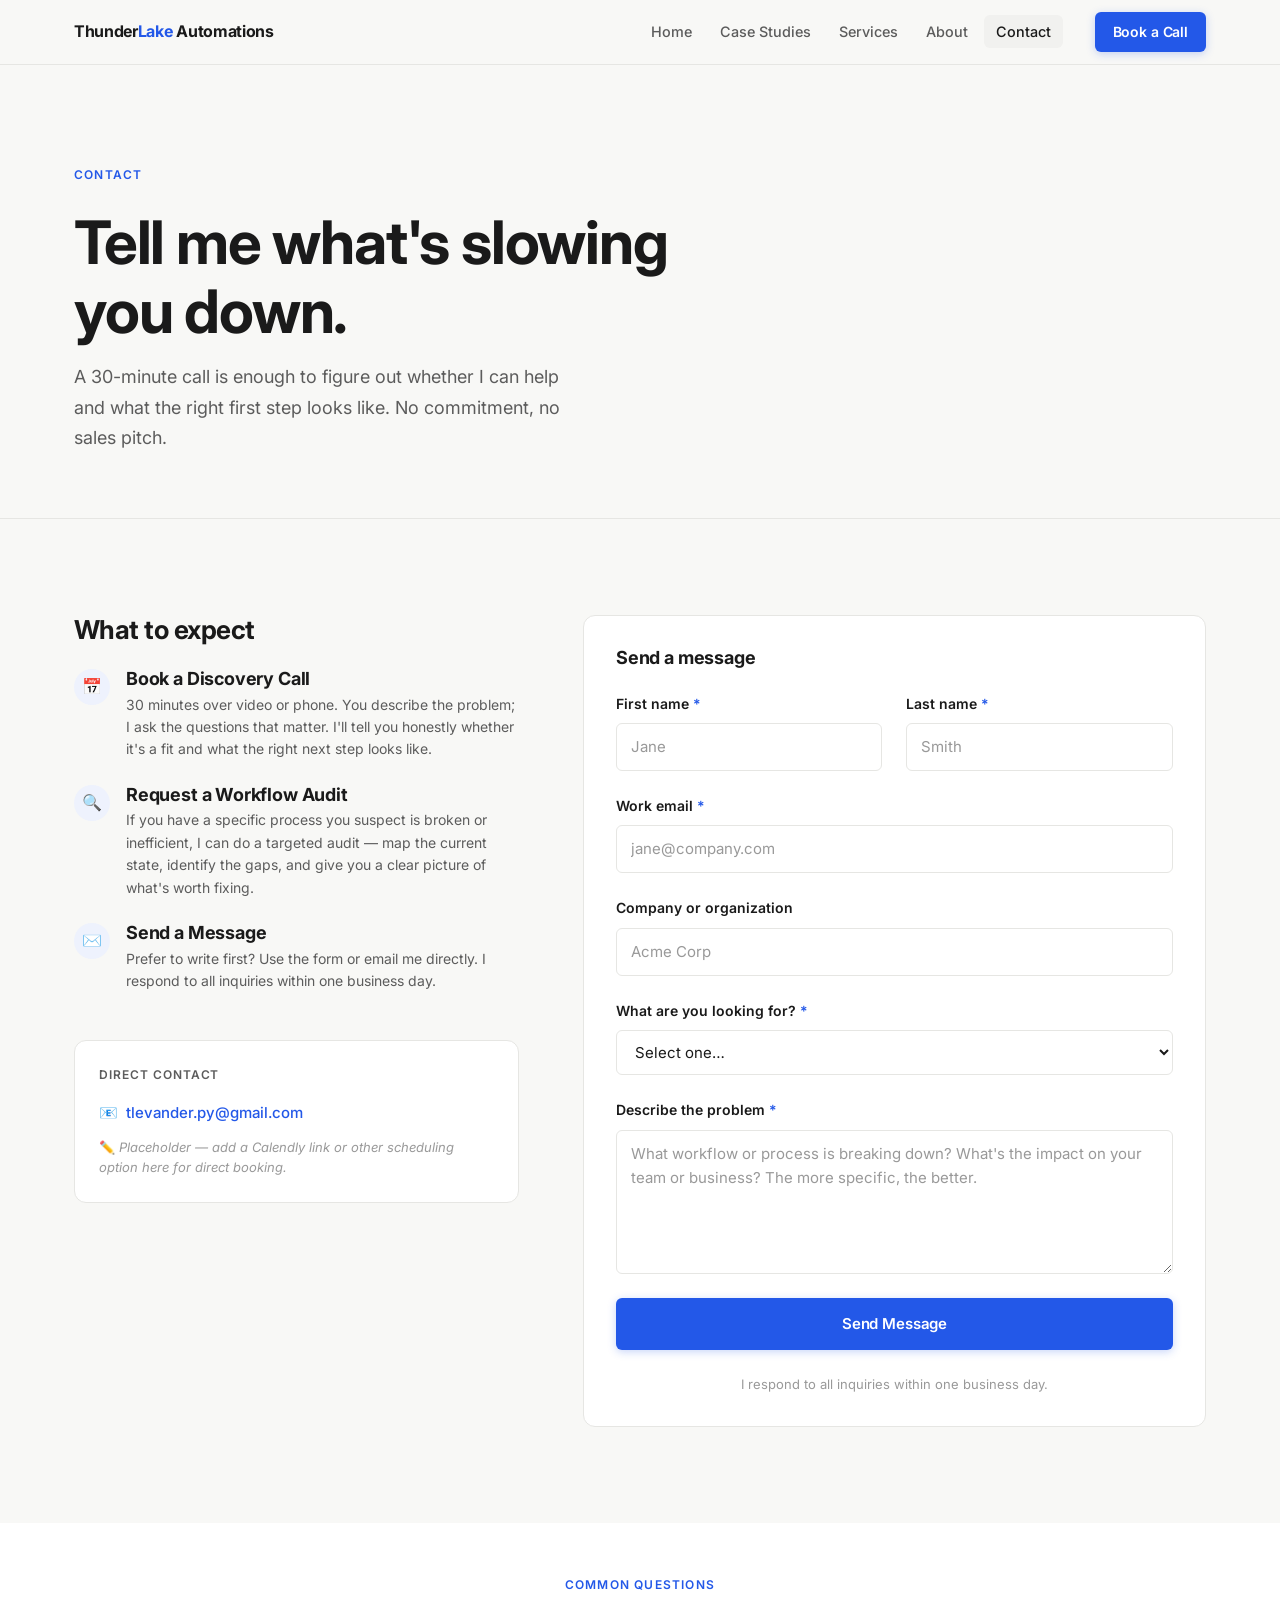
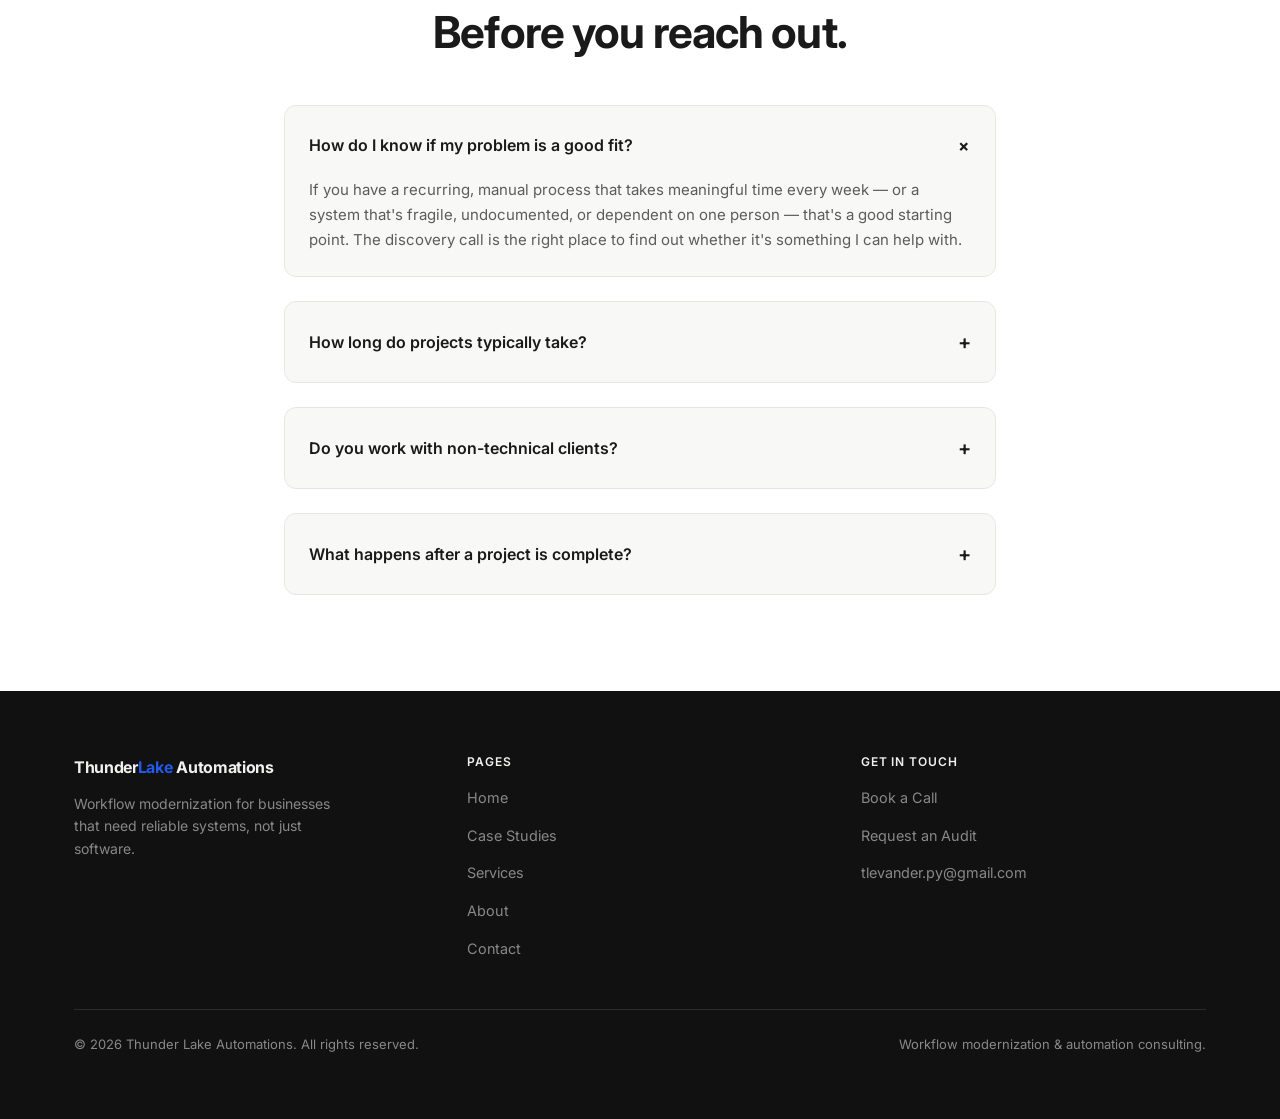
<file: contact.html>
<!DOCTYPE html>
<html lang="en">
<head>
  <meta charset="UTF-8" />
  <meta name="viewport" content="width=device-width, initial-scale=1.0" />
  <title>Contact — Thunder Lake Automations</title>
  <meta name="description" content="Book a free discovery call or send a message. Let's talk about what's slowing your operation down." />
  <link rel="preconnect" href="https://fonts.googleapis.com" />
  <link rel="preconnect" href="https://fonts.gstatic.com" crossorigin />
  <link href="https://fonts.googleapis.com/css2?family=Inter:wght@400;500;600;700&display=swap" rel="stylesheet" />
  <link rel="stylesheet" href="css/styles.css" />
</head>
<body>

  <div id="site-header"></div>

  <main id="main-content">

    <!-- ══ PAGE HERO ═════════════════════════════════════════════════ -->
    <section class="page-hero" aria-labelledby="page-heading">
      <div class="container">
        <span class="eyebrow">Contact</span>
        <h1 id="page-heading" class="heading-xl" style="margin-top: var(--space-3); margin-bottom: var(--space-4); max-width: 640px;">
          Tell me what's slowing you down.
        </h1>
        <p class="body-lg" style="max-width: 520px;">
          A 30-minute call is enough to figure out whether I can help and what the right first step looks like.
          No commitment, no sales pitch.
        </p>
      </div>
    </section>


    <!-- ══ CONTACT LAYOUT ════════════════════════════════════════════ -->
    <section class="section" aria-label="Contact options">
      <div class="container">
        <div class="contact-layout">

          <!-- ── Left column: context ─────────────────────────── -->
          <div>
            <h2 class="heading-md" style="margin-bottom: var(--space-5);">What to expect</h2>

            <div style="display: flex; flex-direction: column; gap: var(--space-5);">

              <div style="display: flex; gap: var(--space-4); align-items: flex-start;">
                <div style="width: 36px; height: 36px; border-radius: 50%; background: var(--accent-light); display: flex; align-items: center; justify-content: center; flex-shrink: 0; font-size: 1rem;" aria-hidden="true">📅</div>
                <div>
                  <h3 class="heading-sm" style="margin-bottom: var(--space-1);">Book a Discovery Call</h3>
                  <p class="body-sm">30 minutes over video or phone. You describe the problem; I ask the questions that matter. I'll tell you honestly whether it's a fit and what the right next step looks like.</p>
                </div>
              </div>

              <div style="display: flex; gap: var(--space-4); align-items: flex-start;">
                <div style="width: 36px; height: 36px; border-radius: 50%; background: var(--accent-light); display: flex; align-items: center; justify-content: center; flex-shrink: 0; font-size: 1rem;" aria-hidden="true">🔍</div>
                <div>
                  <h3 class="heading-sm" style="margin-bottom: var(--space-1);">Request a Workflow Audit</h3>
                  <p class="body-sm">If you have a specific process you suspect is broken or inefficient, I can do a targeted audit — map the current state, identify the gaps, and give you a clear picture of what's worth fixing.</p>
                </div>
              </div>

              <div style="display: flex; gap: var(--space-4); align-items: flex-start;">
                <div style="width: 36px; height: 36px; border-radius: 50%; background: var(--accent-light); display: flex; align-items: center; justify-content: center; flex-shrink: 0; font-size: 1rem;" aria-hidden="true">✉️</div>
                <div>
                  <h3 class="heading-sm" style="margin-bottom: var(--space-1);">Send a Message</h3>
                  <p class="body-sm">Prefer to write first? Use the form or email me directly. I respond to all inquiries within one business day.</p>
                </div>
              </div>

            </div>

            <!-- Direct contact -->
            <div style="margin-top: var(--space-7); padding: var(--space-5); background: var(--surface); border: 1px solid var(--border); border-radius: var(--radius-lg);">
              <p style="font-size: .75rem; font-weight: 600; letter-spacing: .08em; text-transform: uppercase; color: var(--text-muted); margin-bottom: var(--space-4);">Direct Contact</p>
              <div style="display: flex; flex-direction: column; gap: var(--space-3);">
                <a href="mailto:tlevander.py@gmail.com" style="font-size: .9375rem; color: var(--accent); font-weight: 500; display: flex; align-items: center; gap: var(--space-2);">
                  <span aria-hidden="true">📧</span> tlevander.py@gmail.com
                </a>
                <!-- Add more contact methods here (LinkedIn, Calendly link, phone) -->
                <p style="font-size: .8125rem; color: var(--text-light);">
                  ✏️ <em>Placeholder — add a Calendly link or other scheduling option here for direct booking.</em>
                </p>
              </div>
            </div>

          </div>

          <!-- ── Right column: form ────────────────────────────── -->
          <div style="background: var(--surface); border: 1px solid var(--border); border-radius: var(--radius-lg); padding: var(--space-6);">
            <h2 class="heading-sm" style="margin-bottom: var(--space-5);">Send a message</h2>

            <form class="contact-form" novalidate aria-label="Contact form">

              <div style="display: grid; gap: var(--space-5);" class="form-row-2">
                <div class="form-group">
                  <label for="first-name">First name <span style="color: var(--accent);">*</span></label>
                  <input type="text" id="first-name" name="first_name" autocomplete="given-name" placeholder="Jane" required />
                </div>
                <div class="form-group">
                  <label for="last-name">Last name <span style="color: var(--accent);">*</span></label>
                  <input type="text" id="last-name" name="last_name" autocomplete="family-name" placeholder="Smith" required />
                </div>
              </div>

              <div class="form-group">
                <label for="email">Work email <span style="color: var(--accent);">*</span></label>
                <input type="email" id="email" name="email" autocomplete="email" placeholder="jane@company.com" required />
              </div>

              <div class="form-group">
                <label for="company">Company or organization</label>
                <input type="text" id="company" name="company" autocomplete="organization" placeholder="Acme Corp" />
              </div>

              <div class="form-group">
                <label for="inquiry-type">What are you looking for? <span style="color: var(--accent);">*</span></label>
                <select id="inquiry-type" name="inquiry_type" required>
                  <option value="" disabled selected>Select one…</option>
                  <option value="discovery">Book a discovery call</option>
                  <option value="audit">Request a workflow audit</option>
                  <option value="project">Discuss a specific project</option>
                  <option value="other">Something else</option>
                </select>
              </div>

              <div class="form-group">
                <label for="message">Describe the problem <span style="color: var(--accent);">*</span></label>
                <textarea
                  id="message"
                  name="message"
                  placeholder="What workflow or process is breaking down? What's the impact on your team or business? The more specific, the better."
                  required
                  rows="5"
                ></textarea>
              </div>

              <button type="submit" class="btn btn-primary" style="width: 100%; justify-content: center; padding: 14px 24px;">
                Send Message
              </button>

              <p style="font-size: .8125rem; color: var(--text-light); text-align: center;">
                I respond to all inquiries within one business day.
              </p>

            </form>
          </div>

        </div>
      </div>
    </section>


    <!-- ══ FAQ ═══════════════════════════════════════════════════════ -->
    <section class="section" aria-labelledby="faq-heading" style="background: var(--surface); padding-top: var(--space-7);">
      <div class="container-narrow">
        <div class="section-header section-header--center">
          <span class="eyebrow">Common Questions</span>
          <h2 id="faq-heading" class="heading-lg">Before you reach out.</h2>
        </div>

        <div style="margin-top: var(--space-6); display: flex; flex-direction: column; gap: var(--space-5);">

          <details style="background: var(--bg); border: 1px solid var(--border); border-radius: var(--radius-lg); padding: var(--space-5);" open>
            <summary style="font-weight: 600; cursor: pointer; list-style: none; display: flex; justify-content: space-between; align-items: center; gap: var(--space-4);">
              How do I know if my problem is a good fit?
              <span style="font-size: 1.25rem; flex-shrink: 0;" aria-hidden="true">+</span>
            </summary>
            <p style="margin-top: var(--space-4); font-size: .9375rem; color: var(--text-muted); line-height: 1.65;">
              If you have a recurring, manual process that takes meaningful time every week — or a system that's fragile, undocumented, or dependent on one person — that's a good starting point. The discovery call is the right place to find out whether it's something I can help with.
            </p>
          </details>

          <details style="background: var(--bg); border: 1px solid var(--border); border-radius: var(--radius-lg); padding: var(--space-5);">
            <summary style="font-weight: 600; cursor: pointer; list-style: none; display: flex; justify-content: space-between; align-items: center; gap: var(--space-4);">
              How long do projects typically take?
              <span style="font-size: 1.25rem; flex-shrink: 0;" aria-hidden="true">+</span>
            </summary>
            <p style="margin-top: var(--space-4); font-size: .9375rem; color: var(--text-muted); line-height: 1.65;">
              It depends on scope. A targeted automation or integration project might take two to four weeks. A larger workflow overhaul or database migration might take six to twelve weeks. I'll give you a specific timeline in the project proposal before any work begins.
            </p>
          </details>

          <details style="background: var(--bg); border: 1px solid var(--border); border-radius: var(--radius-lg); padding: var(--space-5);">
            <summary style="font-weight: 600; cursor: pointer; list-style: none; display: flex; justify-content: space-between; align-items: center; gap: var(--space-4);">
              Do you work with non-technical clients?
              <span style="font-size: 1.25rem; flex-shrink: 0;" aria-hidden="true">+</span>
            </summary>
            <p style="margin-top: var(--space-4); font-size: .9375rem; color: var(--text-muted); line-height: 1.65;">
              Yes — most of my clients are business owners and operations leaders, not technical staff. I communicate in plain language, explain the tradeoffs clearly, and build systems that don't require technical expertise to use or maintain.
            </p>
          </details>

          <details style="background: var(--bg); border: 1px solid var(--border); border-radius: var(--radius-lg); padding: var(--space-5);">
            <summary style="font-weight: 600; cursor: pointer; list-style: none; display: flex; justify-content: space-between; align-items: center; gap: var(--space-4);">
              What happens after a project is complete?
              <span style="font-size: 1.25rem; flex-shrink: 0;" aria-hidden="true">+</span>
            </summary>
            <p style="margin-top: var(--space-4); font-size: .9375rem; color: var(--text-muted); line-height: 1.65;">
              Every project ends with documentation, a walkthrough with your team, and full ownership of what was built. There's no lock-in. If you want ongoing support, a maintenance retainer is available — but it's never required.
            </p>
          </details>

        </div>
      </div>
    </section>

  </main>

  <div id="site-footer"></div>

  <script src="js/components.js?v=4"></script>
  <script src="js/main.js?v=4"></script>

  <style>
    /* Two-column name row */
    @media (min-width: 480px) {
      .form-row-2 { grid-template-columns: 1fr 1fr !important; }
    }

    /* FAQ open/close indicator */
    details[open] summary span { transform: rotate(45deg); display: inline-block; transition: transform .2s; }
    details summary span { display: inline-block; transition: transform .2s; }
  </style>
</body>
</html>
</file>
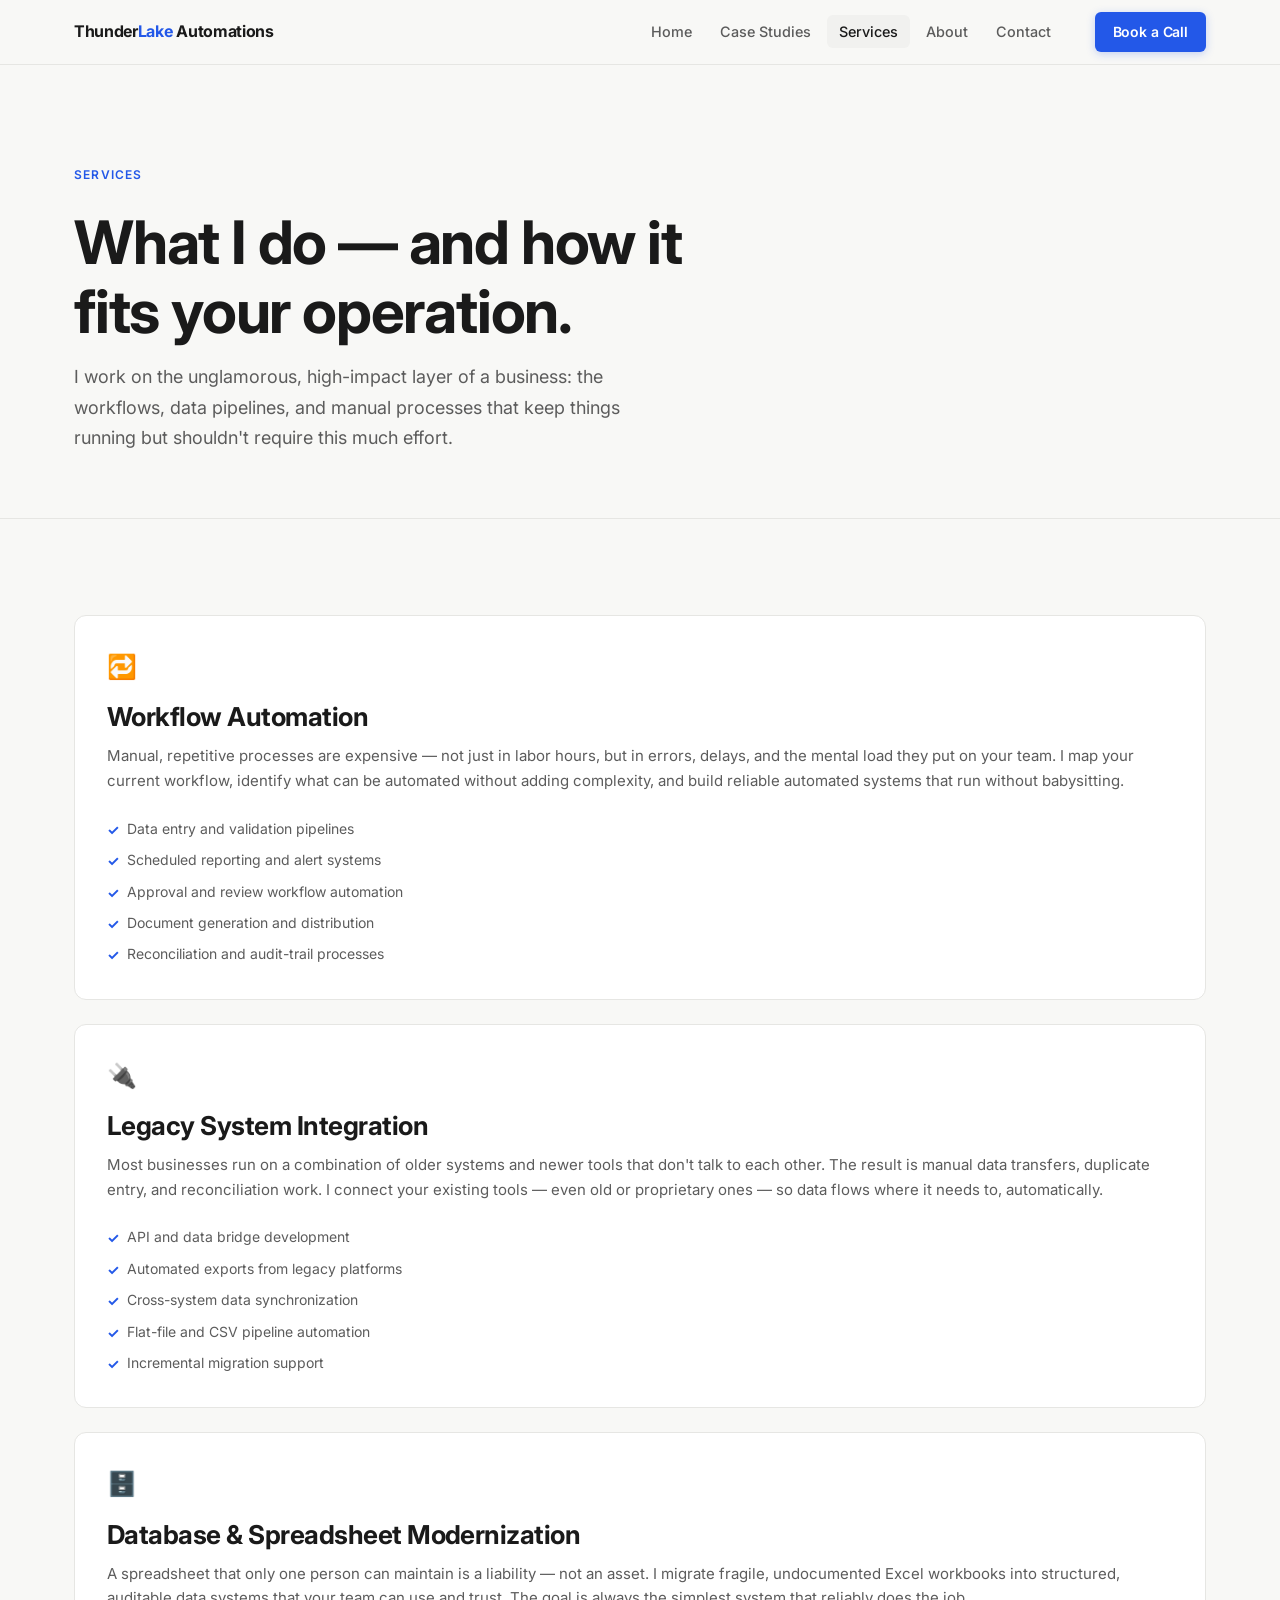
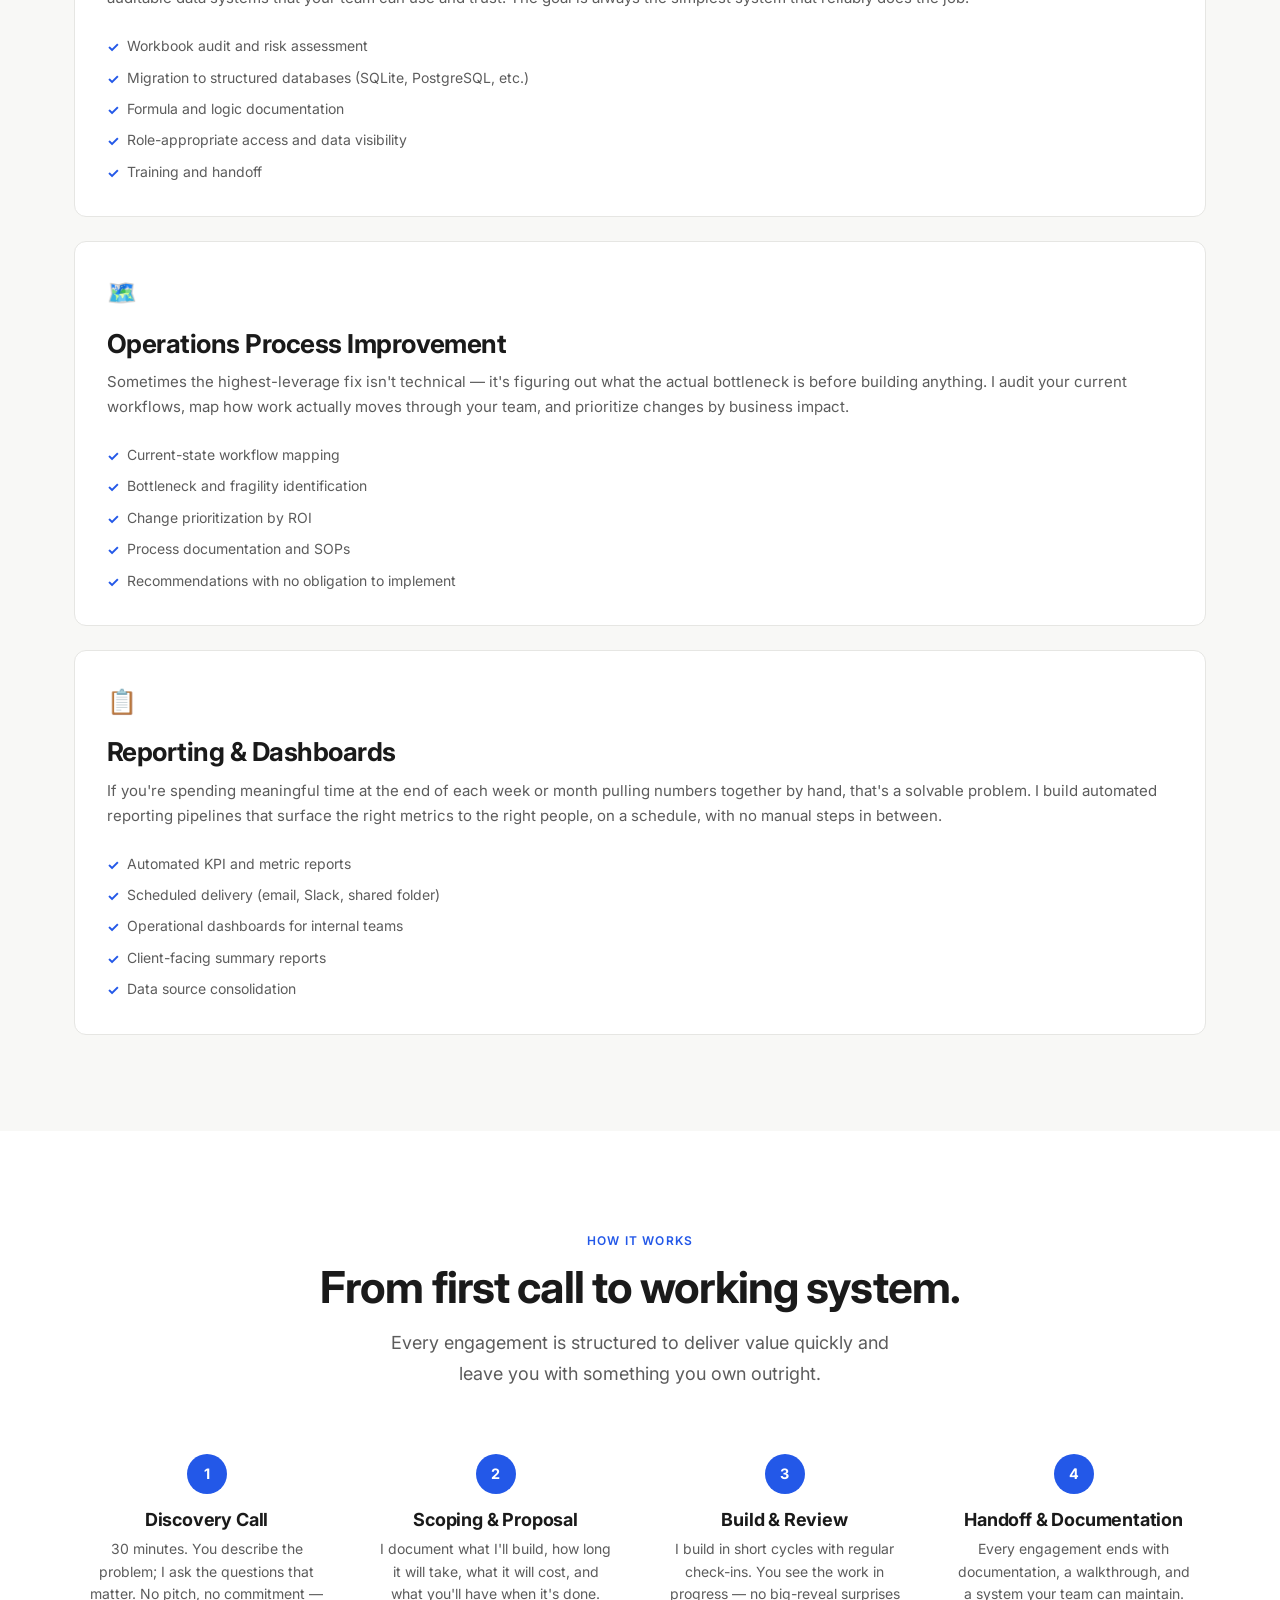
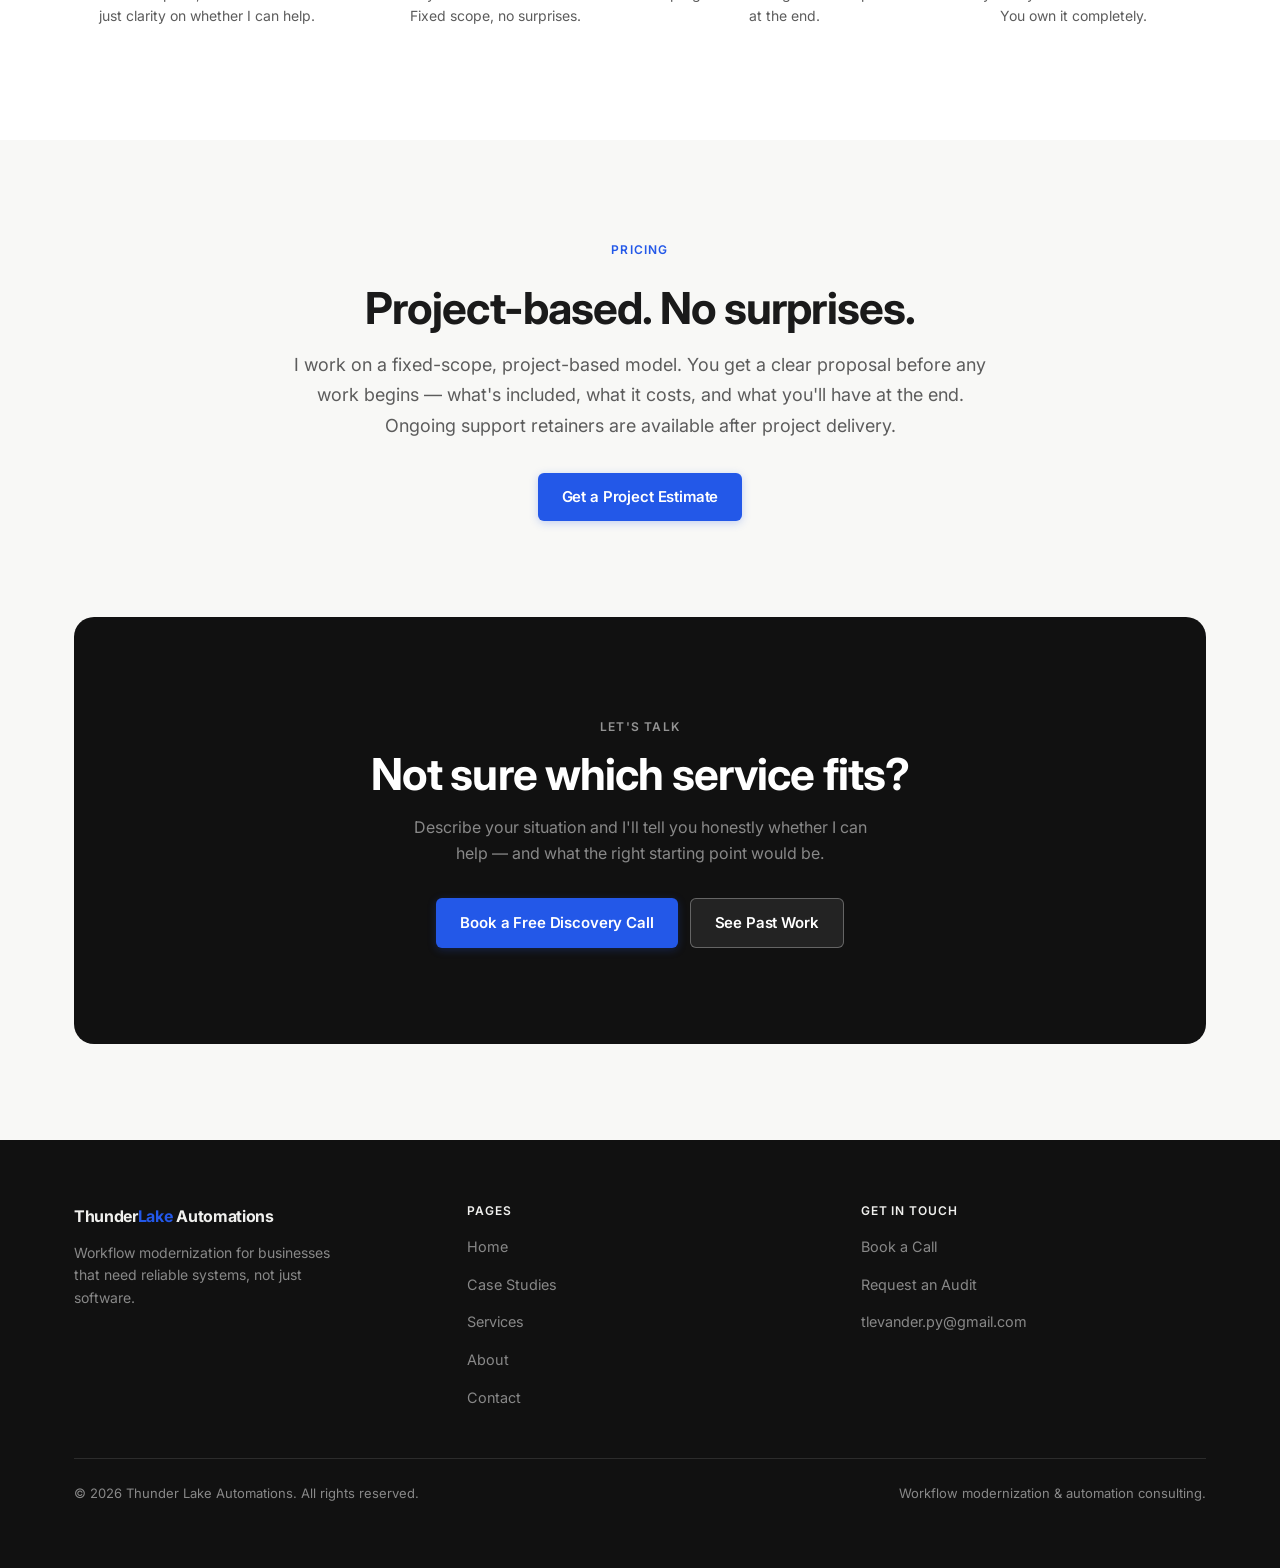
<file: services.html>
<!DOCTYPE html>
<html lang="en">
<head>
  <meta charset="UTF-8" />
  <meta name="viewport" content="width=device-width, initial-scale=1.0" />
  <title>Services — Thunder Lake Automations</title>
  <meta name="description" content="Workflow automation, legacy system integration, database modernization, and operations process improvement for growing businesses." />
  <link rel="preconnect" href="https://fonts.googleapis.com" />
  <link rel="preconnect" href="https://fonts.gstatic.com" crossorigin />
  <link href="https://fonts.googleapis.com/css2?family=Inter:wght@400;500;600;700&display=swap" rel="stylesheet" />
  <link rel="stylesheet" href="css/styles.css" />
</head>
<body>

  <div id="site-header"></div>

  <main id="main-content">

    <!-- ══ PAGE HERO ═════════════════════════════════════════════════ -->
    <section class="page-hero" aria-labelledby="page-heading">
      <div class="container">
        <span class="eyebrow">Services</span>
        <h1 id="page-heading" class="heading-xl" style="margin-top: var(--space-3); margin-bottom: var(--space-4); max-width: 700px;">
          What I do — and how it fits your operation.
        </h1>
        <p class="body-lg" style="max-width: 560px;">
          I work on the unglamorous, high-impact layer of a business: the workflows,
          data pipelines, and manual processes that keep things running but shouldn't
          require this much effort.
        </p>
      </div>
    </section>


    <!-- ══ SERVICE CARDS ════════════════════════════════════════════ -->
    <section class="section" aria-label="Service list">
      <div class="container">

        <div style="display: grid; gap: var(--space-5);">

          <!-- Service 1 -->
          <div class="service-card">
            <div style="display: grid; gap: var(--space-6);" class="service-inner">
              <div>
                <div style="font-size: 1.5rem; margin-bottom: var(--space-4);" aria-hidden="true">🔁</div>
                <h2 class="heading-md" style="margin-bottom: var(--space-3);">Workflow Automation</h2>
                <p>
                  Manual, repetitive processes are expensive — not just in labor hours, but in errors, delays, and the mental load they put on your team.
                  I map your current workflow, identify what can be automated without adding complexity, and build reliable automated systems that run without babysitting.
                </p>
                <ul style="margin-top: var(--space-4);">
                  <li>Data entry and validation pipelines</li>
                  <li>Scheduled reporting and alert systems</li>
                  <li>Approval and review workflow automation</li>
                  <li>Document generation and distribution</li>
                  <li>Reconciliation and audit-trail processes</li>
                </ul>
              </div>
            </div>
          </div>

          <!-- Service 2 -->
          <div class="service-card">
            <div style="font-size: 1.5rem; margin-bottom: var(--space-4);" aria-hidden="true">🔌</div>
            <h2 class="heading-md" style="margin-bottom: var(--space-3);">Legacy System Integration</h2>
            <p>
              Most businesses run on a combination of older systems and newer tools that don't talk to each other.
              The result is manual data transfers, duplicate entry, and reconciliation work.
              I connect your existing tools — even old or proprietary ones — so data flows where it needs to, automatically.
            </p>
            <ul style="margin-top: var(--space-4);">
              <li>API and data bridge development</li>
              <li>Automated exports from legacy platforms</li>
              <li>Cross-system data synchronization</li>
              <li>Flat-file and CSV pipeline automation</li>
              <li>Incremental migration support</li>
            </ul>
          </div>

          <!-- Service 3 -->
          <div class="service-card">
            <div style="font-size: 1.5rem; margin-bottom: var(--space-4);" aria-hidden="true">🗄️</div>
            <h2 class="heading-md" style="margin-bottom: var(--space-3);">Database &amp; Spreadsheet Modernization</h2>
            <p>
              A spreadsheet that only one person can maintain is a liability — not an asset.
              I migrate fragile, undocumented Excel workbooks into structured, auditable data systems
              that your team can use and trust. The goal is always the simplest system that reliably
              does the job.
            </p>
            <ul style="margin-top: var(--space-4);">
              <li>Workbook audit and risk assessment</li>
              <li>Migration to structured databases (SQLite, PostgreSQL, etc.)</li>
              <li>Formula and logic documentation</li>
              <li>Role-appropriate access and data visibility</li>
              <li>Training and handoff</li>
            </ul>
          </div>

          <!-- Service 4 -->
          <div class="service-card">
            <div style="font-size: 1.5rem; margin-bottom: var(--space-4);" aria-hidden="true">🗺️</div>
            <h2 class="heading-md" style="margin-bottom: var(--space-3);">Operations Process Improvement</h2>
            <p>
              Sometimes the highest-leverage fix isn't technical — it's figuring out what the actual bottleneck is before
              building anything. I audit your current workflows, map how work actually moves through your team,
              and prioritize changes by business impact.
            </p>
            <ul style="margin-top: var(--space-4);">
              <li>Current-state workflow mapping</li>
              <li>Bottleneck and fragility identification</li>
              <li>Change prioritization by ROI</li>
              <li>Process documentation and SOPs</li>
              <li>Recommendations with no obligation to implement</li>
            </ul>
          </div>

          <!-- Service 5 -->
          <div class="service-card">
            <div style="font-size: 1.5rem; margin-bottom: var(--space-4);" aria-hidden="true">📋</div>
            <h2 class="heading-md" style="margin-bottom: var(--space-3);">Reporting &amp; Dashboards</h2>
            <p>
              If you're spending meaningful time at the end of each week or month pulling numbers together by hand,
              that's a solvable problem. I build automated reporting pipelines that surface the right metrics
              to the right people, on a schedule, with no manual steps in between.
            </p>
            <ul style="margin-top: var(--space-4);">
              <li>Automated KPI and metric reports</li>
              <li>Scheduled delivery (email, Slack, shared folder)</li>
              <li>Operational dashboards for internal teams</li>
              <li>Client-facing summary reports</li>
              <li>Data source consolidation</li>
            </ul>
          </div>

        </div>

      </div>
    </section>


    <!-- ══ HOW ENGAGEMENTS WORK ══════════════════════════════════════ -->
    <section class="section" aria-labelledby="process-heading" style="background: var(--surface);">
      <div class="container">
        <div class="section-header section-header--center">
          <span class="eyebrow">How It Works</span>
          <h2 id="process-heading" class="heading-lg">From first call to working system.</h2>
          <p class="body-lg">Every engagement is structured to deliver value quickly and leave you with something you own outright.</p>
        </div>

        <div class="grid-4" style="margin-top: var(--space-7);">

          <div style="text-align: center; padding: var(--space-4);">
            <div style="width: 40px; height: 40px; border-radius: 50%; background: var(--accent); color: #fff; font-weight: 700; font-size: .9rem; display: flex; align-items: center; justify-content: center; margin: 0 auto var(--space-4);">1</div>
            <h3 class="heading-sm" style="margin-bottom: var(--space-2);">Discovery Call</h3>
            <p class="body-sm">30 minutes. You describe the problem; I ask the questions that matter. No pitch, no commitment — just clarity on whether I can help.</p>
          </div>

          <div style="text-align: center; padding: var(--space-4);">
            <div style="width: 40px; height: 40px; border-radius: 50%; background: var(--accent); color: #fff; font-weight: 700; font-size: .9rem; display: flex; align-items: center; justify-content: center; margin: 0 auto var(--space-4);">2</div>
            <h3 class="heading-sm" style="margin-bottom: var(--space-2);">Scoping &amp; Proposal</h3>
            <p class="body-sm">I document what I'll build, how long it will take, what it will cost, and what you'll have when it's done. Fixed scope, no surprises.</p>
          </div>

          <div style="text-align: center; padding: var(--space-4);">
            <div style="width: 40px; height: 40px; border-radius: 50%; background: var(--accent); color: #fff; font-weight: 700; font-size: .9rem; display: flex; align-items: center; justify-content: center; margin: 0 auto var(--space-4);">3</div>
            <h3 class="heading-sm" style="margin-bottom: var(--space-2);">Build &amp; Review</h3>
            <p class="body-sm">I build in short cycles with regular check-ins. You see the work in progress — no big-reveal surprises at the end.</p>
          </div>

          <div style="text-align: center; padding: var(--space-4);">
            <div style="width: 40px; height: 40px; border-radius: 50%; background: var(--accent); color: #fff; font-weight: 700; font-size: .9rem; display: flex; align-items: center; justify-content: center; margin: 0 auto var(--space-4);">4</div>
            <h3 class="heading-sm" style="margin-bottom: var(--space-2);">Handoff &amp; Documentation</h3>
            <p class="body-sm">Every engagement ends with documentation, a walkthrough, and a system your team can maintain. You own it completely.</p>
          </div>

        </div>
      </div>
    </section>


    <!-- ══ PRICING NOTE ══════════════════════════════════════════════ -->
    <section class="section" aria-label="Pricing note">
      <div class="container-narrow" style="text-align: center;">
        <span class="eyebrow">Pricing</span>
        <h2 class="heading-lg" style="margin: var(--space-3) 0 var(--space-4);">Project-based. No surprises.</h2>
        <p class="body-lg">
          I work on a fixed-scope, project-based model. You get a clear proposal before any work begins —
          what's included, what it costs, and what you'll have at the end.
          Ongoing support retainers are available after project delivery.
        </p>
        <div style="margin-top: var(--space-6);">
          <a href="contact.html" class="btn btn-primary">Get a Project Estimate</a>
        </div>
      </div>
    </section>


    <!-- ══ CTA ═══════════════════════════════════════════════════════ -->
    <section class="section" aria-labelledby="svc-cta-heading" style="padding-top: 0;">
      <div class="container">
        <div class="cta-banner">
          <span class="eyebrow eyebrow--light">Let's Talk</span>
          <h2 id="svc-cta-heading" class="heading-lg">Not sure which service fits?</h2>
          <p>Describe your situation and I'll tell you honestly whether I can help — and what the right starting point would be.</p>
          <div class="btn-actions">
            <a href="contact.html" class="btn btn-primary">Book a Free Discovery Call</a>
            <a href="case-studies.html" class="btn btn-outline-light">See Past Work</a>
          </div>
        </div>
      </div>
    </section>

  </main>

  <div id="site-footer"></div>

  <script src="js/components.js?v=4"></script>
  <script src="js/main.js?v=4"></script>
</body>
</html>
</file>
<file: css/styles.css>
/* ============================================================
   Thunder Lake Systems — Shared Stylesheet
   Mobile-first, premium, minimal
   ============================================================ */

/* --- Reset & Base ----------------------------------------- */
*, *::before, *::after {
  box-sizing: border-box;
  margin: 0;
  padding: 0;
}

html {
  scroll-behavior: smooth;
  -webkit-text-size-adjust: 100%;
}

body {
  font-family: 'Inter', -apple-system, BlinkMacSystemFont, 'Segoe UI', sans-serif;
  font-size: 1rem;
  line-height: 1.6;
  color: var(--text);
  background: var(--bg);
  -webkit-font-smoothing: antialiased;
}

img, svg { display: block; max-width: 100%; }
a { color: inherit; text-decoration: none; }
ul { list-style: none; }
button { cursor: pointer; border: none; background: none; font: inherit; }

/* --- Design Tokens ---------------------------------------- */
:root {
  /* Colors */
  --bg:           #f8f8f6;
  --surface:      #ffffff;
  --surface-alt:  #f1f1ef;
  --border:       #e6e6e3;
  --text:         #1a1a1a;
  --text-muted:   #5c5c5c;
  --text-light:   #999;
  --accent:       #2358e8;
  --accent-hover: #1a47c8;
  --accent-light: #eef2fd;
  --dark:         #111111;
  --dark-surface: #1a1a1a;
  --dark-border:  #2c2c2c;
  --dark-text:    #f0f0ee;
  --dark-muted:   #888;

  /* Typography */
  --font-sans: 'Inter', -apple-system, BlinkMacSystemFont, sans-serif;

  /* Spacing */
  --space-1:  4px;
  --space-2:  8px;
  --space-3:  12px;
  --space-4:  16px;
  --space-5:  24px;
  --space-6:  32px;
  --space-7:  48px;
  --space-8:  64px;
  --space-9:  96px;
  --space-10: 128px;

  /* Layout */
  --container: 1180px;
  --container-narrow: 760px;
  --radius:    6px;
  --radius-lg: 12px;
  --radius-xl: 20px;

  /* Shadows */
  --shadow-sm: 0 1px 3px rgba(0,0,0,.06), 0 1px 2px rgba(0,0,0,.04);
  --shadow:    0 4px 16px rgba(0,0,0,.08), 0 1px 4px rgba(0,0,0,.04);
  --shadow-lg: 0 12px 40px rgba(0,0,0,.1), 0 2px 8px rgba(0,0,0,.05);
}

/* --- Layout Utilities ------------------------------------- */
.container {
  width: 100%;
  max-width: var(--container);
  margin-inline: auto;
  padding-inline: var(--space-5);
}

.container-narrow {
  width: 100%;
  max-width: var(--container-narrow);
  margin-inline: auto;
  padding-inline: var(--space-5);
}

.section {
  padding-block: var(--space-8);
}

@media (min-width: 768px) {
  .section { padding-block: var(--space-9); }
}

/* --- Typography ------------------------------------------- */
.eyebrow {
  display: inline-block;
  font-size: .75rem;
  font-weight: 600;
  letter-spacing: .1em;
  text-transform: uppercase;
  color: var(--accent);
  margin-bottom: var(--space-3);
}

.eyebrow--light {
  color: rgba(255,255,255,.55);
}

h1, h2, h3, h4 {
  line-height: 1.15;
  font-weight: 700;
  letter-spacing: -.02em;
}

.heading-xl {
  font-size: clamp(2.25rem, 5vw, 3.75rem);
}

.heading-lg {
  font-size: clamp(1.75rem, 3.5vw, 2.75rem);
}

.heading-md {
  font-size: clamp(1.25rem, 2.5vw, 1.625rem);
}

.heading-sm {
  font-size: 1.125rem;
  letter-spacing: -.01em;
}

.body-lg {
  font-size: 1.125rem;
  line-height: 1.7;
  color: var(--text-muted);
}

.body-sm {
  font-size: .875rem;
  color: var(--text-muted);
}

/* --- Buttons ---------------------------------------------- */
.btn {
  display: inline-flex;
  align-items: center;
  gap: var(--space-2);
  padding: 12px 24px;
  border-radius: var(--radius);
  font-size: .9375rem;
  font-weight: 600;
  letter-spacing: -.01em;
  transition: background .18s ease, color .18s ease, box-shadow .18s ease, transform .12s ease;
  white-space: nowrap;
}

.btn:hover { transform: translateY(-1px); }
.btn:active { transform: translateY(0); }

.btn-primary {
  background: var(--accent);
  color: #fff;
  box-shadow: 0 2px 8px rgba(35,88,232,.25);
}

.btn-primary:hover {
  background: var(--accent-hover);
  box-shadow: 0 4px 16px rgba(35,88,232,.35);
}

.btn-secondary {
  background: var(--surface);
  color: var(--text);
  border: 1.5px solid var(--border);
  box-shadow: var(--shadow-sm);
}

.btn-secondary:hover {
  background: var(--surface-alt);
  border-color: #ccc;
}

.btn-ghost {
  color: var(--accent);
  padding-inline: 0;
}

.btn-ghost::after {
  content: '→';
  display: inline-block;
  transition: transform .2s ease;
}

.btn-ghost:hover::after {
  transform: translateX(4px);
}

.btn-ghost:hover { transform: none; }

.btn-outline-light {
  border: 1.5px solid rgba(255,255,255,.3);
  color: #fff;
  background: rgba(255,255,255,.08);
}

.btn-outline-light:hover {
  background: rgba(255,255,255,.15);
  border-color: rgba(255,255,255,.5);
}

/* --- Navigation ------------------------------------------- */
.site-header {
  position: sticky;
  top: 0;
  z-index: 100;
  background: rgba(248,248,246,.92);
  backdrop-filter: blur(12px);
  -webkit-backdrop-filter: blur(12px);
  border-bottom: 1px solid var(--border);
}

.nav {
  display: flex;
  align-items: center;
  gap: var(--space-6);
  height: 64px;
}

.nav-logo {
  font-weight: 700;
  font-size: 1rem;
  letter-spacing: -.02em;
  color: var(--text);
  flex-shrink: 0;
  margin-right: auto;
}

.nav-logo span {
  color: var(--accent);
}

.nav-links {
  display: none;
  align-items: center;
  gap: var(--space-1);
}

@media (min-width: 900px) {
  .nav-links { display: flex; }
}

.nav-links a {
  padding: var(--space-2) var(--space-3);
  font-size: .9rem;
  font-weight: 500;
  color: var(--text-muted);
  border-radius: var(--radius);
  transition: color .15s, background .15s;
}

.nav-links a:hover,
.nav-links a.active {
  color: var(--text);
  background: var(--surface-alt);
}

.nav-cta {
  display: none;
  padding: 9px 18px;
  font-size: .875rem;
}

@media (min-width: 900px) {
  .nav-cta { display: inline-flex; }
}

/* Mobile nav toggle */
.nav-toggle {
  display: flex;
  flex-direction: column;
  justify-content: center;
  gap: 5px;
  width: 36px;
  height: 36px;
  padding: 6px;
  margin-left: auto;
}

@media (min-width: 900px) {
  .nav-toggle { display: none; }
}

.nav-toggle span {
  display: block;
  height: 1.5px;
  background: var(--text);
  border-radius: 2px;
  transition: transform .25s ease, opacity .25s ease;
  transform-origin: center;
}

.nav-toggle.open span:nth-child(1) { transform: translateY(6.5px) rotate(45deg); }
.nav-toggle.open span:nth-child(2) { opacity: 0; }
.nav-toggle.open span:nth-child(3) { transform: translateY(-6.5px) rotate(-45deg); }

/* Mobile nav drawer */
.nav-drawer {
  display: none;
  flex-direction: column;
  gap: var(--space-1);
  padding: var(--space-4) var(--space-5) var(--space-5);
  border-top: 1px solid var(--border);
  background: rgba(248,248,246,.96);
}

.nav-drawer.open { display: flex; }

.nav-drawer a {
  padding: var(--space-3) var(--space-4);
  font-size: 1rem;
  font-weight: 500;
  color: var(--text-muted);
  border-radius: var(--radius);
  transition: color .15s, background .15s;
}

.nav-drawer a:hover,
.nav-drawer a.active {
  color: var(--text);
  background: var(--surface-alt);
}

.nav-drawer .btn-primary {
  margin-top: var(--space-3);
  width: 100%;
  justify-content: center;
}

/* --- Footer ----------------------------------------------- */
.site-footer {
  background: var(--dark);
  color: var(--dark-muted);
  padding-block: var(--space-8);
}

.footer-inner {
  display: grid;
  gap: var(--space-7);
}

@media (min-width: 768px) {
  .footer-inner {
    grid-template-columns: 1fr 1fr 1fr;
    align-items: start;
  }
}

.footer-brand p {
  margin-top: var(--space-3);
  font-size: .875rem;
  line-height: 1.6;
  max-width: 260px;
}

.footer-logo {
  font-size: 1rem;
  font-weight: 700;
  color: var(--dark-text);
  letter-spacing: -.02em;
}

.footer-logo span { color: var(--accent); }

.footer-nav h4,
.footer-contact h4 {
  font-size: .75rem;
  font-weight: 600;
  letter-spacing: .08em;
  text-transform: uppercase;
  color: var(--dark-text);
  margin-bottom: var(--space-4);
}

.footer-nav ul,
.footer-contact ul {
  display: flex;
  flex-direction: column;
  gap: var(--space-3);
}

.footer-nav a,
.footer-contact a {
  font-size: .9rem;
  color: var(--dark-muted);
  transition: color .15s;
}

.footer-nav a:hover,
.footer-contact a:hover {
  color: var(--dark-text);
}

.footer-bottom {
  margin-top: var(--space-7);
  padding-top: var(--space-5);
  border-top: 1px solid var(--dark-border);
  display: flex;
  flex-wrap: wrap;
  gap: var(--space-4);
  justify-content: space-between;
  align-items: center;
  font-size: .8125rem;
}

/* --- Automate hero (cycling tagline) ---------------------- */
.automate-hero {
  font-size: clamp(2.5rem, 7vw, 5rem);
  font-weight: 700;
  letter-spacing: -.03em;
  line-height: 1.15;
  margin-bottom: var(--space-6);
  color: var(--text);
}

.cycle-word {
  display: inline-block;
  color: var(--accent);
  transition: opacity .45s ease, color .45s ease;
}

/* --- Automation pills ------------------------------------- */
.automation-pills {
  display: flex;
  flex-wrap: wrap;
  gap: var(--space-2);
  justify-content: center;
  margin-top: var(--space-6);
}

.automation-pill {
  padding: 8px 18px;
  border-radius: 100px;
  border: 1.5px solid var(--border);
  background: var(--surface);
  font-size: .9375rem;
  font-weight: 500;
  color: var(--text-muted);
  transition: border-color .15s, color .15s, background .15s;
}

.automation-pill:hover {
  border-color: var(--accent);
  color: var(--accent);
  background: var(--accent-light);
}

/* --- Work list (slim case study rows) --------------------- */
.work-list {
  display: block;
  border-top: 1px solid var(--border);
  width: 100%;
}

.work-row {
  display: flex;
  align-items: baseline;
  gap: var(--space-4);
  padding: var(--space-5) 0;
  border-bottom: 1px solid var(--border);
  text-decoration: none;
  color: var(--text);
  transition: color .15s;
  width: 100%;
}

.work-row:hover { color: var(--accent); }

.work-category {
  font-size: .6875rem;
  font-weight: 700;
  letter-spacing: .09em;
  text-transform: uppercase;
  color: var(--text-light);
  flex-shrink: 0;
  white-space: nowrap;
}

.work-desc {
  font-size: .9375rem;
  font-weight: 500;
  line-height: 1.4;
}

.work-arrow {
  font-size: 1rem;
  color: var(--text-light);
  transition: transform .2s ease, color .15s;
  flex-shrink: 0;
}

.work-row:hover .work-arrow {
  transform: translateX(4px);
  color: var(--accent);
}

/* --- Value strip ------------------------------------------ */
.value-item {
  display: flex;
  align-items: center;
  gap: var(--space-3);
  padding: var(--space-5) var(--space-4);
  border-bottom: 1px solid var(--border);
}

.value-item:last-child {
  border-bottom: none;
}

.value-icon {
  font-size: 1.25rem;
  flex-shrink: 0;
}

.value-label {
  font-size: 1rem;
  font-weight: 600;
  color: var(--text);
  letter-spacing: -.01em;
}

@media (min-width: 640px) {
  #value-grid {
    grid-template-columns: repeat(3, 1fr) !important;
  }
  .value-item {
    justify-content: center;
    border-bottom: none !important;
    border-right: 1px solid var(--border);
    padding: var(--space-6) var(--space-5);
  }
  .value-item:last-child {
    border-right: none;
  }
}

/* --- Hero ------------------------------------------------- */
.hero {
  padding-block: var(--space-9) var(--space-8);
  background: var(--bg);
}

@media (min-width: 768px) {
  .hero { padding-block: var(--space-10); }
}

.hero-inner {
  max-width: 800px;
}

.hero h1 {
  margin-top: var(--space-3);
  margin-bottom: var(--space-5);
  color: var(--text);
}

.hero h1 em {
  font-style: normal;
  color: var(--accent);
}

.hero-sub {
  max-width: 580px;
  margin-bottom: var(--space-6);
}

.hero-actions {
  display: flex;
  flex-wrap: wrap;
  gap: var(--space-3);
  align-items: center;
}

/* --- Cards ------------------------------------------------ */
.card {
  background: var(--surface);
  border: 1px solid var(--border);
  border-radius: var(--radius-lg);
  padding: var(--space-6);
  transition: box-shadow .2s ease, transform .2s ease;
}

.card:hover {
  box-shadow: var(--shadow);
  transform: translateY(-2px);
}

.card-icon {
  width: 44px;
  height: 44px;
  border-radius: var(--radius);
  background: var(--accent-light);
  display: flex;
  align-items: center;
  justify-content: center;
  margin-bottom: var(--space-5);
  font-size: 1.25rem;
}

.card h3 {
  margin-bottom: var(--space-2);
}

/* --- Grid Layouts ----------------------------------------- */
.grid-2 {
  display: grid;
  gap: var(--space-5);
  grid-template-columns: 1fr;
}

.grid-3 {
  display: grid;
  gap: var(--space-5);
  grid-template-columns: 1fr;
}

.grid-4 {
  display: grid;
  gap: var(--space-5);
  grid-template-columns: 1fr;
}

@media (min-width: 600px) {
  .grid-2 { grid-template-columns: 1fr 1fr; }
  .grid-4 { grid-template-columns: 1fr 1fr; }
}

@media (min-width: 768px) {
  .grid-3 { grid-template-columns: repeat(3, 1fr); }
}

@media (min-width: 900px) {
  .grid-4 { grid-template-columns: repeat(4, 1fr); }
}

/* --- Section Header --------------------------------------- */
.section-header {
  margin-bottom: var(--space-7);
}

.section-header p {
  margin-top: var(--space-4);
  max-width: 540px;
}

.section-header--center {
  text-align: center;
}

.section-header--center p {
  margin-inline: auto;
}

/* --- CTA Banner ------------------------------------------- */
.cta-banner {
  background: var(--dark);
  border-radius: var(--radius-xl);
  padding: var(--space-8) var(--space-6);
  text-align: center;
  color: var(--dark-text);
}

@media (min-width: 768px) {
  .cta-banner { padding: var(--space-9) var(--space-8); }
}

.cta-banner h2 {
  margin-bottom: var(--space-4);
  color: #fff;
}

.cta-banner p {
  color: var(--dark-muted);
  max-width: 480px;
  margin-inline: auto;
  margin-bottom: var(--space-6);
}

.cta-banner .btn-actions {
  display: flex;
  flex-wrap: wrap;
  gap: var(--space-3);
  justify-content: center;
}

/* --- Who I Help cards (audience section) ------------------ */
.audience-card {
  background: var(--surface);
  border: 1px solid var(--border);
  border-radius: var(--radius-lg);
  padding: var(--space-5);
}

.audience-card h3 {
  font-size: 1rem;
  margin-bottom: var(--space-2);
}

.audience-card p {
  font-size: .875rem;
  color: var(--text-muted);
  line-height: 1.55;
}

/* --- Case Study cards ------------------------------------- */
.cs-card {
  background: var(--surface);
  border: 1px solid var(--border);
  border-radius: var(--radius-lg);
  overflow: hidden;
  display: flex;
  flex-direction: column;
  transition: box-shadow .2s ease, transform .2s ease;
}

.cs-card:hover {
  box-shadow: var(--shadow);
  transform: translateY(-2px);
}

.cs-card-label {
  display: flex;
  padding: var(--space-5) var(--space-5) 0;
  gap: var(--space-2);
}

.tag {
  display: inline-block;
  padding: 3px 10px;
  border-radius: 100px;
  font-size: .75rem;
  font-weight: 600;
  background: var(--surface-alt);
  color: var(--text-muted);
  border: 1px solid var(--border);
}

.cs-card-body {
  padding: var(--space-4) var(--space-5) var(--space-5);
  flex: 1;
  display: flex;
  flex-direction: column;
}

.cs-card-body h3 {
  font-size: 1.125rem;
  margin-bottom: var(--space-2);
  letter-spacing: -.015em;
}

.cs-card-body p {
  font-size: .875rem;
  color: var(--text-muted);
  line-height: 1.6;
  flex: 1;
  margin-bottom: var(--space-5);
}

.cs-card-result {
  padding: var(--space-4) var(--space-5);
  background: var(--surface-alt);
  border-top: 1px solid var(--border);
  font-size: .8125rem;
  color: var(--text-muted);
}

.cs-card-result strong {
  color: var(--text);
  display: block;
  font-size: .9375rem;
  margin-bottom: 2px;
}

/* --- Services page cards ---------------------------------- */
.service-card {
  padding: var(--space-6);
  background: var(--surface);
  border: 1px solid var(--border);
  border-radius: var(--radius-lg);
}

.service-card h3 {
  font-size: 1.25rem;
  margin-bottom: var(--space-3);
}

.service-card p {
  font-size: .9375rem;
  color: var(--text-muted);
  margin-bottom: var(--space-5);
  line-height: 1.65;
}

.service-card ul {
  display: flex;
  flex-direction: column;
  gap: var(--space-2);
  list-style: none;
}

.service-card ul li {
  font-size: .875rem;
  color: var(--text-muted);
  display: flex;
  align-items: flex-start;
  gap: var(--space-2);
}

.service-card ul li::before {
  content: '✓';
  color: var(--accent);
  font-weight: 700;
  flex-shrink: 0;
  margin-top: 1px;
}

/* --- About page ------------------------------------------- */
.about-intro {
  display: grid;
  gap: var(--space-8);
  align-items: center;
}

@media (min-width: 768px) {
  .about-intro { grid-template-columns: 1fr 1fr; }
}

.avatar-placeholder {
  aspect-ratio: 1;
  border-radius: var(--radius-xl);
  background: var(--surface-alt);
  border: 2px dashed var(--border);
  display: flex;
  align-items: center;
  justify-content: center;
  color: var(--text-light);
  font-size: .875rem;
  max-width: 360px;
}

/* --- Contact page ----------------------------------------- */
.contact-layout {
  display: grid;
  gap: var(--space-8);
}

@media (min-width: 768px) {
  .contact-layout { grid-template-columns: 1fr 1.4fr; }
}

.contact-form {
  display: flex;
  flex-direction: column;
  gap: var(--space-5);
}

.form-group {
  display: flex;
  flex-direction: column;
  gap: var(--space-2);
}

.form-group label {
  font-size: .875rem;
  font-weight: 600;
  color: var(--text);
}

.form-group input,
.form-group textarea,
.form-group select {
  padding: 11px 14px;
  border: 1.5px solid var(--border);
  border-radius: var(--radius);
  font: inherit;
  font-size: .9375rem;
  color: var(--text);
  background: var(--surface);
  transition: border-color .15s, box-shadow .15s;
  width: 100%;
  resize: vertical;
}

.form-group input:focus,
.form-group textarea:focus,
.form-group select:focus {
  outline: none;
  border-color: var(--accent);
  box-shadow: 0 0 0 3px rgba(35,88,232,.1);
}

.form-group textarea {
  min-height: 140px;
}

.form-group input::placeholder,
.form-group textarea::placeholder {
  color: var(--text-light);
}

/* --- Page hero (inner pages) ------------------------------ */
.page-hero {
  padding-block: var(--space-8) var(--space-7);
  border-bottom: 1px solid var(--border);
}

@media (min-width: 768px) {
  .page-hero { padding-block: var(--space-9) var(--space-8); }
}

/* --- Divider ---------------------------------------------- */
.divider {
  height: 1px;
  background: var(--border);
}

/* --- Case study detail sections --------------------------- */
.cs-section {
  padding: var(--space-5) var(--space-6);
  border-bottom: 1px solid var(--border);
}

.cs-section:last-child {
  border-bottom: none;
}

.cs-section--alt {
  background: var(--surface-alt);
}

.cs-section--dark {
  background: var(--dark);
  color: var(--dark-text);
}

.cs-section-inner {
  display: flex;
  gap: var(--space-5);
  align-items: flex-start;
}

.cs-section-num {
  font-size: .75rem;
  font-weight: 700;
  letter-spacing: .05em;
  color: var(--text-light);
  flex-shrink: 0;
  width: 24px;
  padding-top: 3px;
  font-variant-numeric: tabular-nums;
}

.cs-section-num--light {
  color: rgba(255,255,255,.3);
}

.cs-section-body { flex: 1; }

.cs-section-label {
  font-size: .7rem;
  font-weight: 700;
  letter-spacing: .1em;
  text-transform: uppercase;
  color: var(--accent);
  margin-bottom: 2px;
}

.cs-section-label--light {
  color: rgba(255,255,255,.5);
}

.cs-section-title {
  font-size: 1rem;
  font-weight: 700;
  color: var(--text);
  margin-bottom: var(--space-3);
  letter-spacing: -.01em;
}

.cs-section-title--light {
  color: #fff;
}

.cs-what-list {
  list-style: none;
  display: flex;
  flex-direction: column;
  gap: var(--space-3);
  margin-top: var(--space-1);
}

.cs-what-list li {
  font-size: .875rem;
  color: var(--text-muted);
  line-height: 1.6;
  display: flex;
  align-items: flex-start;
  gap: var(--space-3);
}

.cs-what-list li::before {
  content: '→';
  color: var(--accent);
  font-weight: 700;
  flex-shrink: 0;
  font-size: .8125rem;
  margin-top: 2px;
}

/* Tech stack tag row */
.tech-stack {
  display: flex;
  flex-wrap: wrap;
  gap: var(--space-2);
  margin-top: var(--space-3);
}

.tech-tag {
  display: inline-block;
  padding: 2px 9px;
  border-radius: 4px;
  font-size: .7rem;
  font-weight: 600;
  letter-spacing: .04em;
  background: #f0f4ff;
  color: #3b5ed6;
  border: 1px solid #d0dbff;
}

/* --- Placeholder / empty state ---------------------------- */
.placeholder-note {
  display: inline-block;
  padding: 3px 10px;
  border-radius: 4px;
  background: #fff8e6;
  border: 1px solid #f5d87a;
  font-size: .75rem;
  color: #8a6800;
  font-weight: 500;
}

/* --- Utility --------------------------------------------- */
.text-center { text-align: center; }
.text-muted  { color: var(--text-muted); }
.mt-2  { margin-top: var(--space-2); }
.mt-3  { margin-top: var(--space-3); }
.mt-4  { margin-top: var(--space-4); }
.mt-5  { margin-top: var(--space-5); }
.mt-6  { margin-top: var(--space-6); }
.mt-7  { margin-top: var(--space-7); }
.mb-5  { margin-bottom: var(--space-5); }
.mb-6  { margin-bottom: var(--space-6); }
.sr-only {
  position: absolute;
  width: 1px; height: 1px;
  overflow: hidden;
  clip: rect(0,0,0,0);
  white-space: nowrap;
}
</file>
